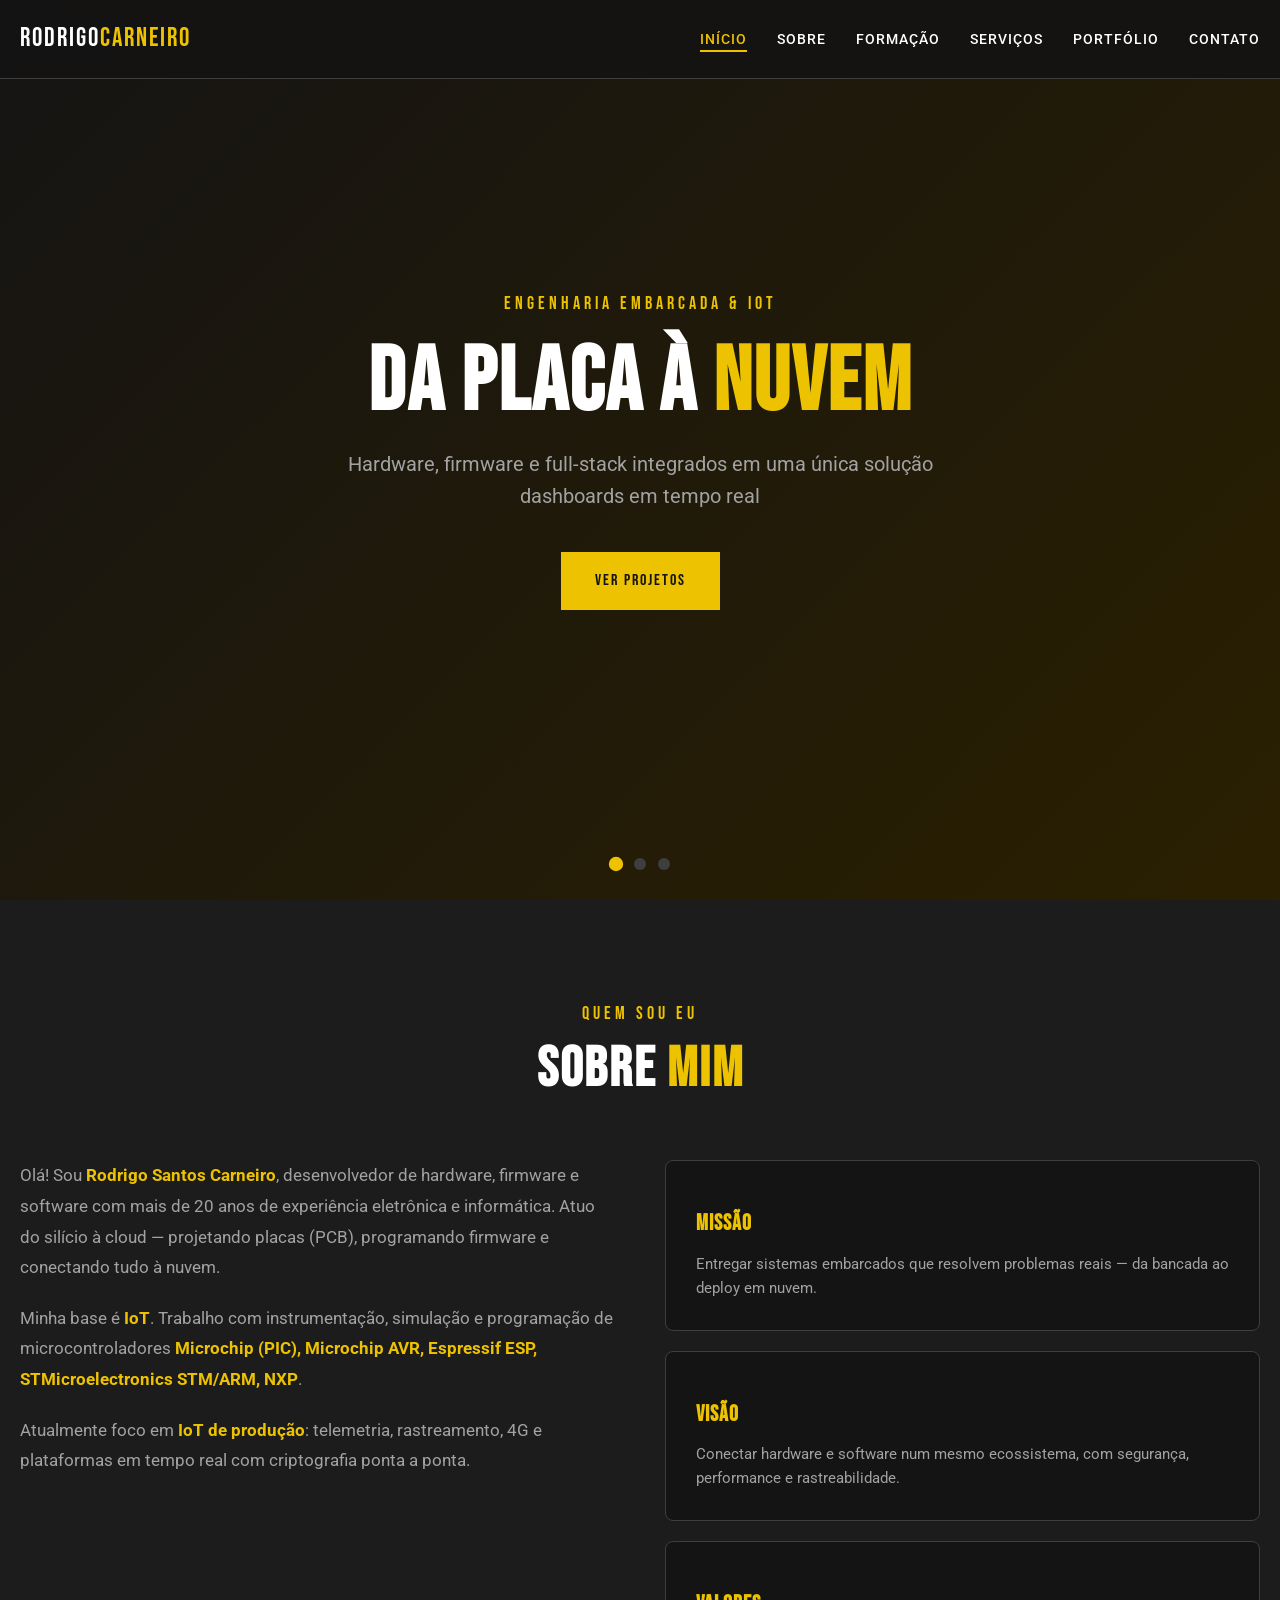
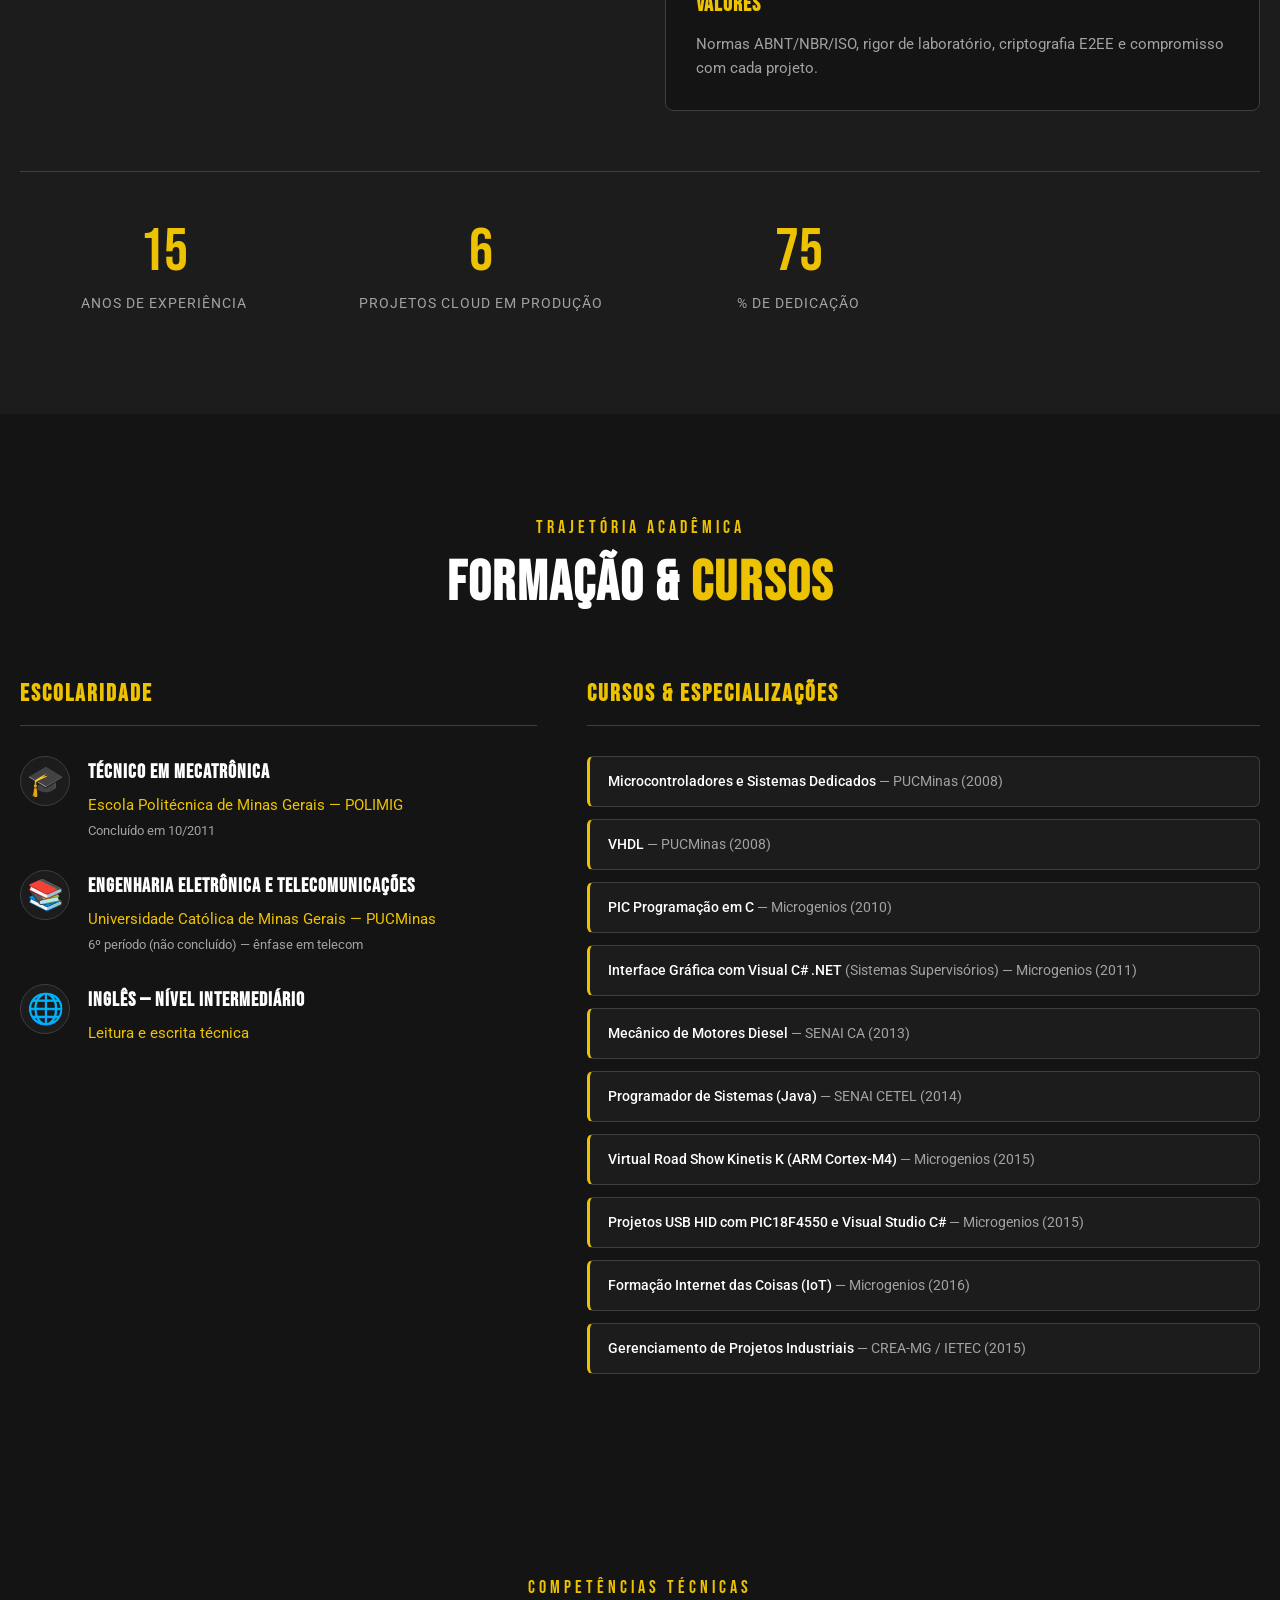
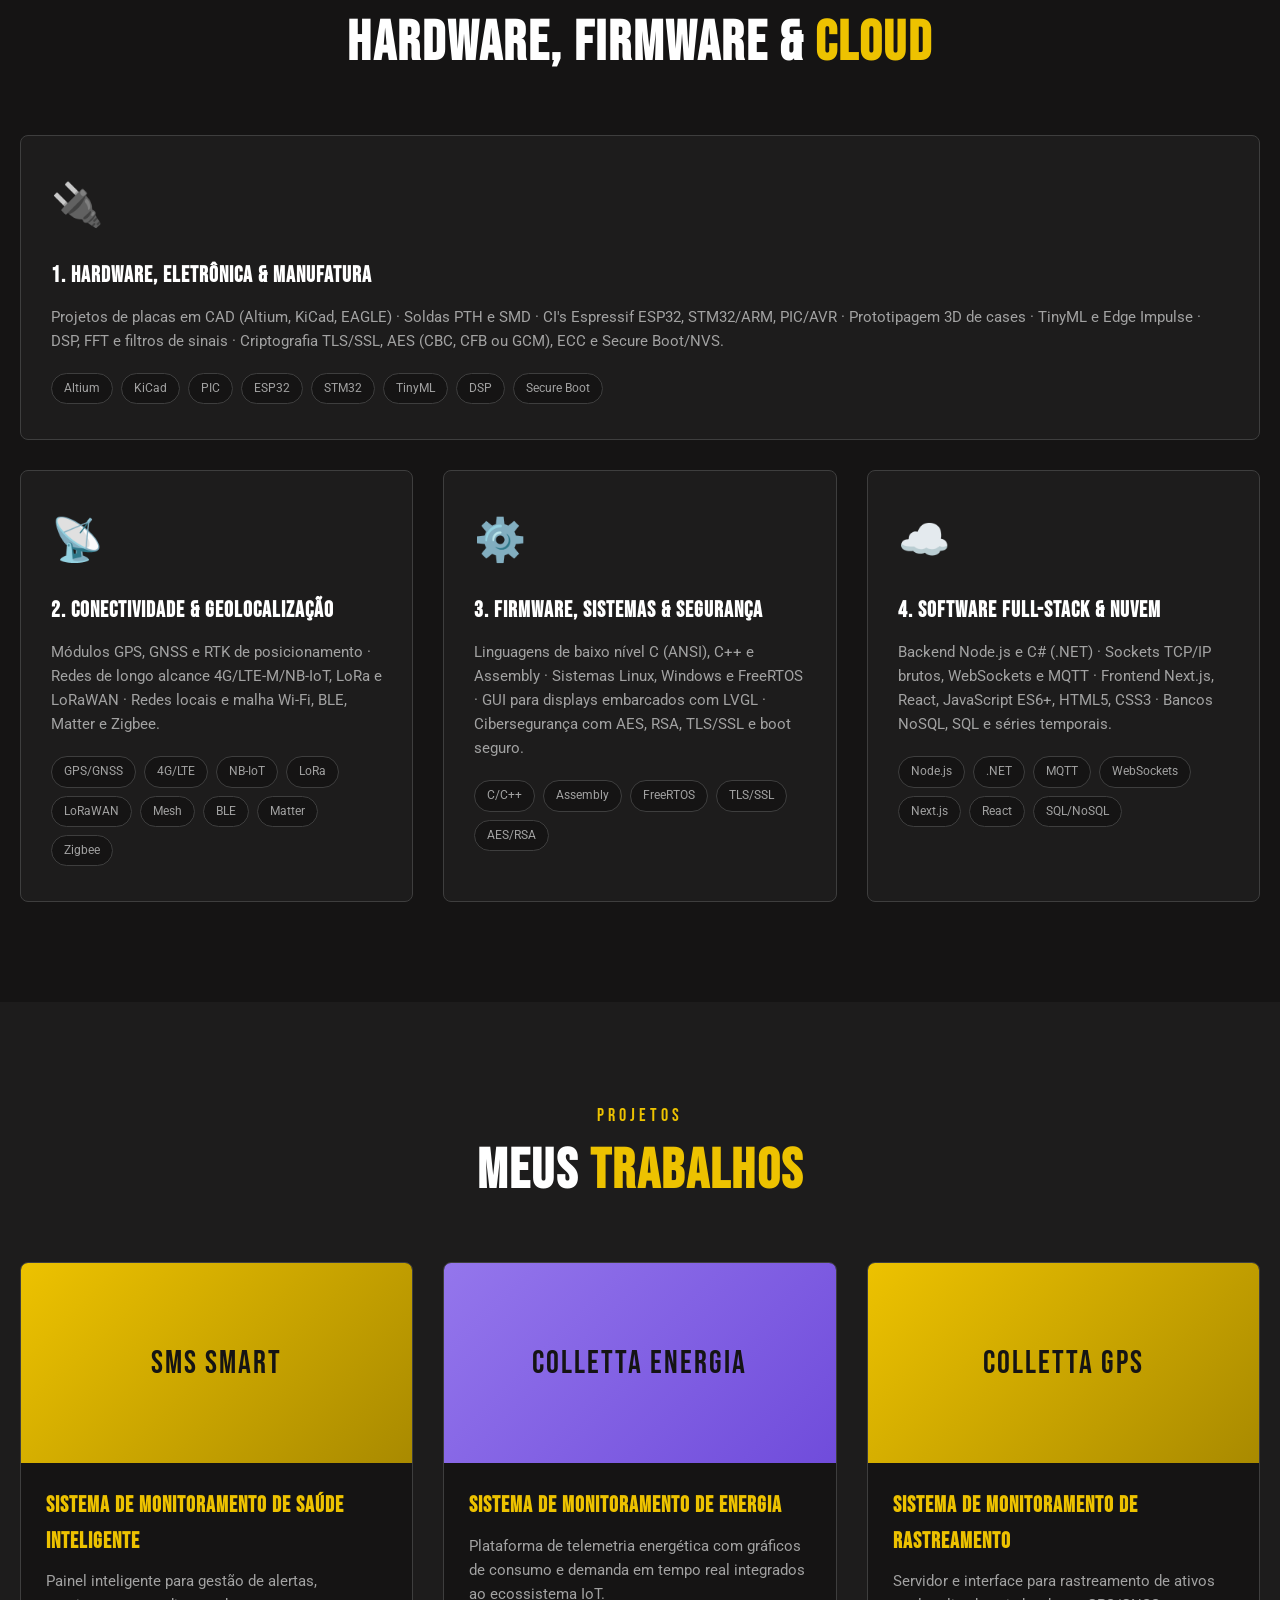
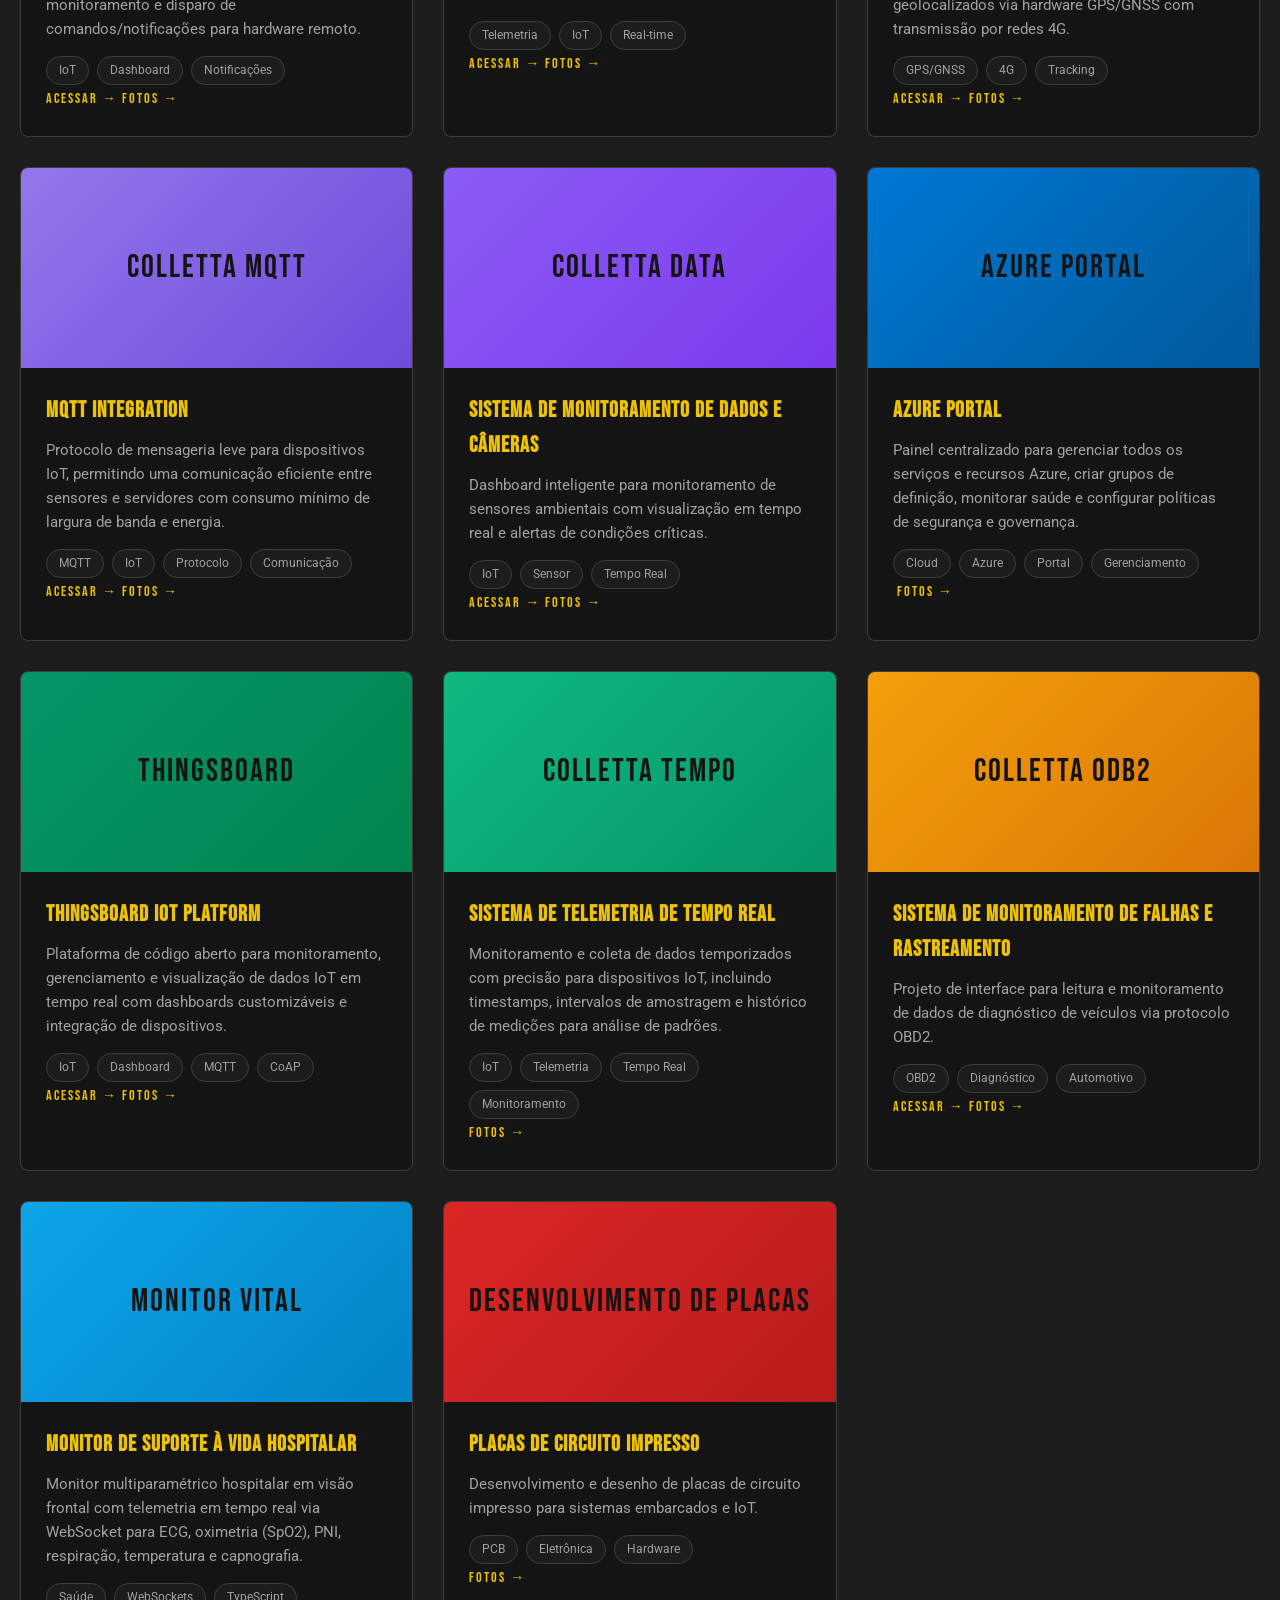
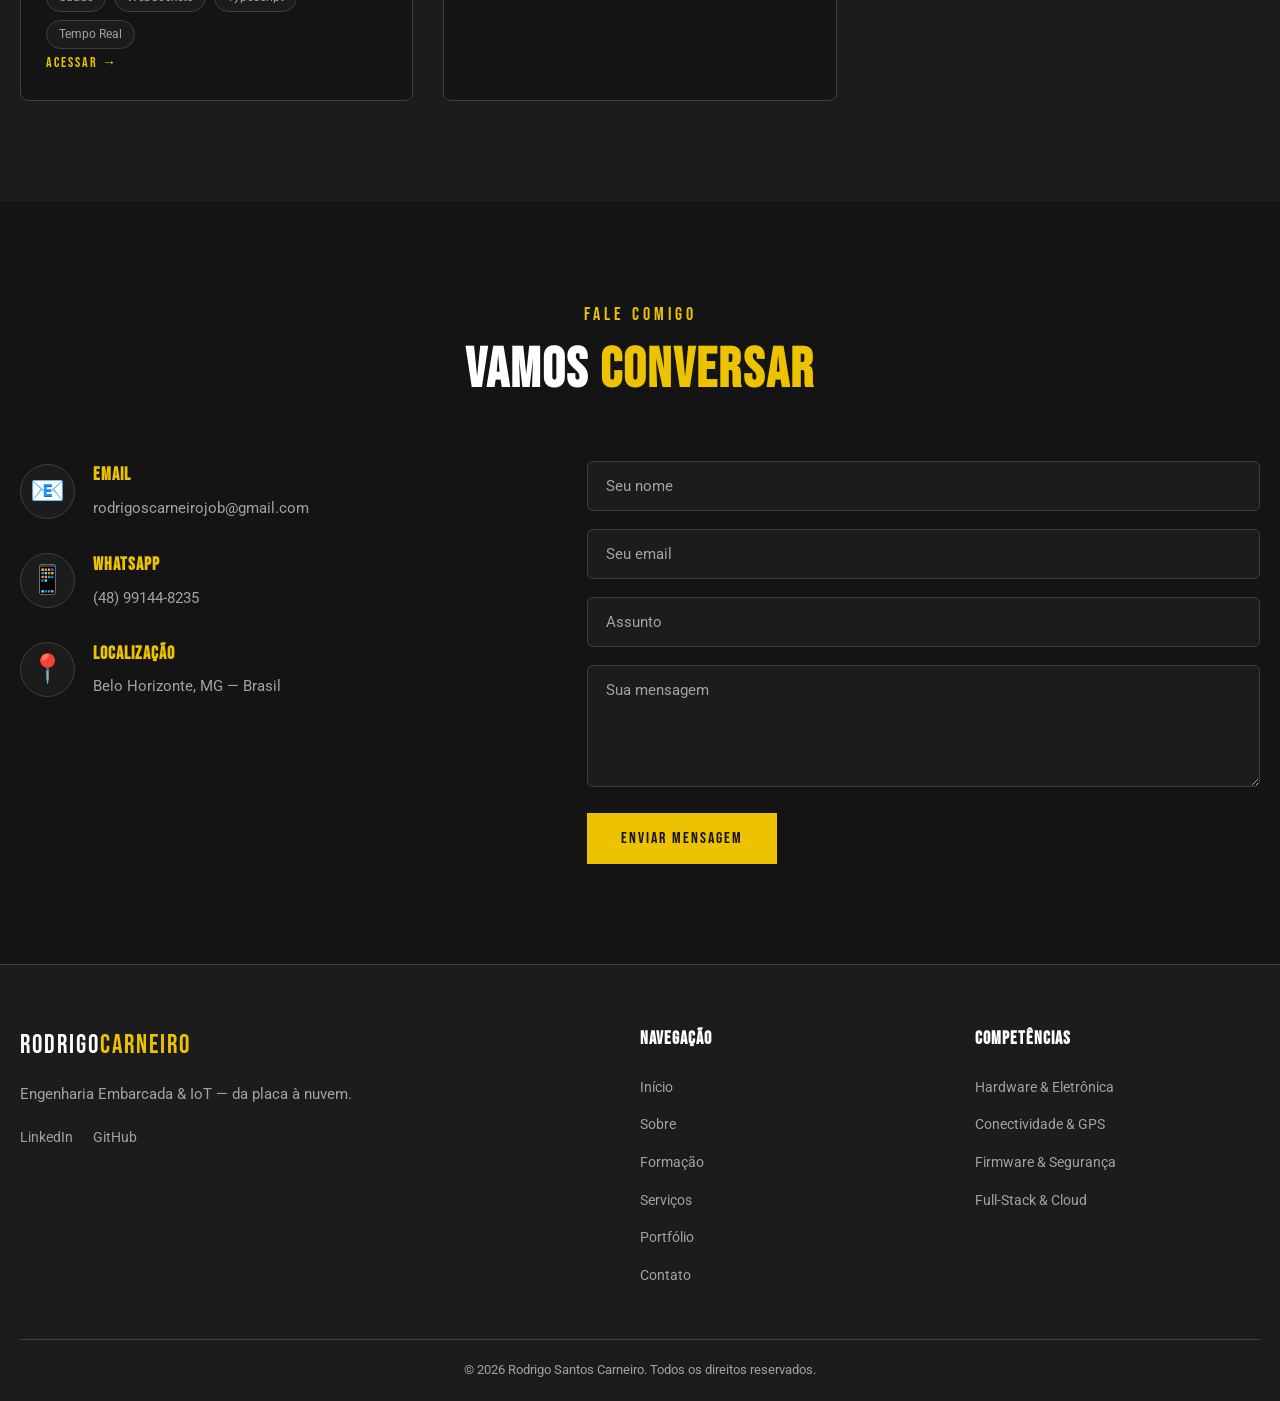
<file: index.html>
<!DOCTYPE html>
<html lang="pt-BR">
<head>
    <meta charset="UTF-8">
    <link rel="icon" href="fotos/minha_favicon.ico" />
    <meta name="viewport" content="width=device-width, initial-scale=1.0">
    <meta name="description" content="Rodrigo Santos Carneiro — Engenheiro Eletrônico e Full-Stack especialista em sistemas embarcados, IoT, firmware e cloud. 20+ anos de experiência.">
    <title>Rodrigo Carneiro — Engenharia Embarcada & IoT</title>
    <link rel="preconnect" href="https://fonts.googleapis.com">
    <link rel="preconnect" href="https://fonts.gstatic.com" crossorigin>
    <link href="https://fonts.googleapis.com/css2?family=Bebas+Neue&family=Roboto:wght@300;400;500;700;900&display=swap" rel="stylesheet">
    <link rel="stylesheet" href="style.css">
</head>
<body>
    <!-- Header / Menu -->
    <header class="header" id="header">
        <div class="container header-container">
            <a href="#" class="logo">
                <span class="logo-text">RODRIGO<span class="accent">CARNEIRO</span></span>
            </a>
            <nav class="nav" id="nav">
                <ul class="menu">
                    <li><a href="#inicio">Início</a></li>
                    <li><a href="#sobre">Sobre</a></li>
                    <li><a href="#formacao">Formação</a></li>
                    <li><a href="#servicos">Serviços</a></li>
                    <li><a href="#portfolio">Portfólio</a></li>
                    <li><a href="#contato">Contato</a></li>
                </ul>
            </nav>
            <button class="menu-toggle" id="menuToggle" aria-label="Menu">
                <span></span>
                <span></span>
                <span></span>
            </button>
        </div>
    </header>

    <!-- Hero / Banner -->
    <section class="hero" id="inicio">
        <div class="hero-slider">
            <div class="hero-slide active" style="--bg: linear-gradient(135deg, #151414 0%, #2a1f00 100%);">
                <div class="container hero-content">
                    <span class="hero-tag">ENGENHARIA EMBARCADA & IoT</span>
                    <h1 class="hero-title">Da Placa à <span class="accent">Nuvem</span></h1>
                    <p class="hero-subtitle">Hardware, firmware e full-stack integrados em uma única solução dashboards em tempo real</p>
                    <a href="#portfolio" class="btn btn-primary">VER PROJETOS</a>
                </div>
            </div>
            <div class="hero-slide" style="--bg: linear-gradient(135deg, #151414 0%, #1a1a2e 100%);">
                <div class="container hero-content">
                    <span class="hero-tag">EXPERIÊNCIA</span>
                    <h1 class="hero-title">20+ Anos de <span class="accent">Eletrônica</span></h1>
                    <p class="hero-subtitle">Laboratório, projetos CAD, soldas PTH/SMD, simulações — do protótipo ao produto</p>
                    <a href="#sobre" class="btn btn-primary">SAIBA MAIS</a>
                </div>
            </div>
            <div class="hero-slide" style="--bg: linear-gradient(135deg, #151414 0%, #2d1b00 100%);">
                <div class="container hero-content">
                    <span class="hero-tag">TELEMETRIA</span>
                    <h1 class="hero-title">Código que <span class="accent">Conecta</span></h1>
                    <p class="hero-subtitle">Telemetria, rastreamento, geolocalização, Edge AI e criptografia ponta a ponta</p>
                    <a href="#contato" class="btn btn-primary">ENTRE EM CONTATO</a>
                </div>
            </div>
        </div>
        <div class="slider-dots">
            <span class="dot active" data-slide="0"></span>
            <span class="dot" data-slide="1"></span>
            <span class="dot" data-slide="2"></span>
        </div>
    </section>

    <!-- Sobre -->
    <section class="section sobre" id="sobre">
        <div class="container">
            <div class="section-header">
                <span class="section-tag">QUEM SOU EU</span>
                <h2 class="section-title">Sobre <span class="accent">Mim</span></h2>
            </div>
            <div class="sobre-grid">
                <div class="sobre-text">
                    <p>Olá! Sou <strong>Rodrigo Santos Carneiro</strong>, desenvolvedor de hardware, firmware e software com mais de 20 anos de experiência eletrônica e informática. Atuo do silício à cloud — projetando placas (PCB), programando firmware e conectando tudo à nuvem.</p>
                    <p>Minha base é <strong>IoT</strong>. Trabalho com instrumentação, simulação e programação de microcontroladores <strong>Microchip (PIC), Microchip AVR, Espressif ESP, STMicroelectronics STM/ARM, NXP</strong>.</p>
                    <p>Atualmente foco em <strong>IoT de produção</strong>: telemetria, rastreamento, 4G e plataformas em tempo real com criptografia ponta a ponta.</p>
                </div>
                <div class="sobre-cards">
                    <div class="sobre-card">
                        <h3 class="card-icon"></h3>
                        <h4>Missão</h4>
                        <p>Entregar sistemas embarcados que resolvem problemas reais — da bancada ao deploy em nuvem.</p>
                    </div>
                    <div class="sobre-card">
                        <h3 class="card-icon"></h3>
                        <h4>Visão</h4>
                        <p>Conectar hardware e software num mesmo ecossistema, com segurança, performance e rastreabilidade.</p>
                    </div>
                    <div class="sobre-card">
                        <h3 class="card-icon"></h3>
                        <h4>Valores</h4>
                        <p>Normas ABNT/NBR/ISO, rigor de laboratório, criptografia E2EE e compromisso com cada projeto.</p>
                    </div>
                </div>
            </div>
            <div class="stats">
                <div class="stat-item">
                    <span class="stat-number" data-target="20">0</span>
                    <span class="stat-label">Anos de Experiência</span>
                </div>
                <div class="stat-item">
                    <span class="stat-number" data-target="9">0</span>
                    <span class="stat-label">Projetos Cloud em Produção</span>
                </div>
                
                <div class="stat-item">
                    <span class="stat-number" data-target="100">0</span>
                    <span class="stat-label">% de Dedicação</span>
                </div>
            </div>
        </div>
    </section>

    <!-- Formação -->
    <section class="section formacao" id="formacao">
        <div class="container">
            <div class="section-header">
                <span class="section-tag">TRAJETÓRIA ACADÊMICA</span>
                <h2 class="section-title">Formação & <span class="accent">Cursos</span></h2>
            </div>
            <div class="formacao-grid">
                <div class="formacao-col">
                    <h3 class="formacao-col-title">Escolaridade</h3>
                    <div class="formacao-item">
                        <div class="formacao-marker">🎓</div>
                        <div>
                            <h4>Técnico em Mecatrônica</h4>
                            <p class="formacao-inst">Escola Politécnica de Minas Gerais — POLIMIG</p>
                            <p class="formacao-period">Concluído em 10/2011</p>
                        </div>
                    </div>
                    <div class="formacao-item">
                        <div class="formacao-marker">📚</div>
                        <div>
                            <h4>Engenharia Eletrônica e Telecomunicações</h4>
                            <p class="formacao-inst">Universidade Católica de Minas Gerais — PUCMinas</p>
                            <p class="formacao-period">6º período (não concluído) — ênfase em telecom</p>
                        </div>
                    </div>
                    <div class="formacao-item">
                        <div class="formacao-marker">🌐</div>
                        <div>
                            <h4>Inglês — Nível Intermediário</h4>
                            <p class="formacao-inst">Leitura e escrita técnica</p>
                        </div>
                    </div>
                </div>
                <div class="formacao-col">
                    <h3 class="formacao-col-title">Cursos & Especializações</h3>
                    <ul class="formacao-list">
                        <li><strong>Microcontroladores e Sistemas Dedicados</strong> — PUCMinas (2008)</li>
                        <li><strong>VHDL</strong> — PUCMinas (2008)</li>
                        <li><strong>PIC Programação em C</strong> — Microgenios (2010)</li>
                        <li><strong>Interface Gráfica com Visual C# .NET</strong> (Sistemas Supervisórios) — Microgenios (2011)</li>
                        <li><strong>Mecânico de Motores Diesel</strong> — SENAI CA (2013)</li>
                        <li><strong>Programador de Sistemas (Java)</strong> — SENAI CETEL (2014)</li>
                        <li><strong>Virtual Road Show Kinetis K (ARM Cortex-M4)</strong> — Microgenios (2015)</li>
                        <li><strong>Projetos USB HID com PIC18F4550 e Visual Studio C#</strong> — Microgenios (2015)</li>
                        <li><strong>Formação Internet das Coisas (IoT)</strong> — Microgenios (2016)</li>
                        <li><strong>Gerenciamento de Projetos Industriais</strong> — CREA-MG / IETEC (2015)</li>
                    </ul>
                </div>
            </div>
        </div>
    </section>

    <!-- Serviços -->
    <section class="section servicos" id="servicos">
        <div class="container">
            <div class="section-header">
                <span class="section-tag">COMPETÊNCIAS TÉCNICAS</span>
                <h2 class="section-title">Hardware, Firmware & <span class="accent">Cloud</span></h2>
            </div>
            <div class="servicos-grid">
                <div class="servico-card servico-card-wide">
                    <div class="servico-icon">🔌</div>
                    <h3 class="servico-title">1. Hardware, Eletrônica & Manufatura</h3>
                    <p class="servico-desc">Projetos de placas em CAD (Altium, KiCad, EAGLE) · Soldas PTH e SMD · CI's Espressif ESP32, STM32/ARM, PIC/AVR · Prototipagem 3D de cases · TinyML e Edge Impulse · DSP, FFT e filtros de sinais · Criptografia TLS/SSL, AES (CBC, CFB ou GCM), ECC e Secure Boot/NVS.</p>
                    <div class="servico-tags">
                        <span>Altium</span><span>KiCad</span><span>PIC</span><span>ESP32</span><span>STM32</span><span>TinyML</span><span>DSP</span><span>Secure Boot</span>
                    </div>
                </div>
                <div class="servico-card">
                    <div class="servico-icon">📡</div>
                    <h3 class="servico-title">2. Conectividade & Geolocalização</h3>
                    <p class="servico-desc">Módulos GPS, GNSS e RTK de posicionamento · Redes de longo alcance 4G/LTE-M/NB-IoT, LoRa e LoRaWAN · Redes locais e malha Wi-Fi, BLE, Matter e Zigbee.</p>
                    <div class="servico-tags">
                        <span>GPS/GNSS</span><span>4G/LTE</span><span>NB-IoT</span><span>LoRa</span><span>LoRaWAN</span><span>Mesh</span><span>BLE</span><span>Matter</span><span>Zigbee</span>
                    </div>
                </div>
                <div class="servico-card">
                    <div class="servico-icon">⚙️</div>
                    <h3 class="servico-title">3. Firmware, Sistemas & Segurança</h3>
                    <p class="servico-desc">Linguagens de baixo nível C (ANSI), C++ e Assembly · Sistemas Linux, Windows e FreeRTOS · GUI para displays embarcados com LVGL · Cibersegurança com AES, RSA, TLS/SSL e boot seguro.</p>
                    <div class="servico-tags">
                        <span>C/C++</span><span>Assembly</span><span>FreeRTOS</span><span>TLS/SSL</span><span>AES/RSA</span>
                    </div>
                </div>
                <div class="servico-card">
                    <div class="servico-icon">☁️</div>
                    <h3 class="servico-title">4. Software Full-Stack & Nuvem</h3>
                    <p class="servico-desc">Backend Node.js e C# (.NET) · Sockets TCP/IP brutos, WebSockets e MQTT · Frontend Next.js, React, JavaScript ES6+, HTML5, CSS3 · Bancos NoSQL, SQL e séries temporais.</p>
                    <div class="servico-tags">
                        <span>Node.js</span><span>.NET</span><span>MQTT</span><span>WebSockets</span><span>Next.js</span><span>React</span><span>SQL/NoSQL</span>
                    </div>
                </div>
            </div>
        </div>
    </section>

    <!-- Portfólio -->
    <section class="section portfolio" id="portfolio">
        <div class="container">
            <div class="section-header">
                <span class="section-tag">PROJETOS</span>
                <h2 class="section-title">Meus <span class="accent">Trabalhos</span></h2>
            </div>
            <div class="portfolio-grid">
                <div class="portfolio-card">
                    <div class="portfolio-img" style="background: linear-gradient(135deg, #edc200 0%, #a98a00 100%);">
                        <span>SMS Smart</span>
                    </div>
                    <div class="portfolio-info">
                        <h3>Sistema de Monitoramento de Saúde Inteligente</h3>
                        <p>Painel inteligente para gestão de alertas, monitoramento e disparo de comandos/notificações para hardware remoto.</p>
                        <div class="portfolio-tags">
                            <span>IoT</span><span>Dashboard</span><span>Notificações</span>
                        </div>
                        <a href="https://smssmart.netlify.app" target="_blank" rel="noopener" class="servico-link">Acessar →</a>
                        <a href="fotos/smssmart/index.html" target="_blank" rel="noopener" class="servico-link">Fotos →</a>
                    </div>
                </div>
                <div class="portfolio-card">
                    <div class="portfolio-img" style="background: linear-gradient(135deg, #9476EC 0%, #704CDB 100%);">
                        <span>Colletta Energia</span>
                    </div>
                    <div class="portfolio-info">
                        <h3>Sistema de Monitoramento de Energia</h3>
                        <p>Plataforma de telemetria energética com gráficos de consumo e demanda em tempo real integrados ao ecossistema IoT.</p>
                        <div class="portfolio-tags">
                            
                            <span>Telemetria</span><span>IoT</span><span>Real-time</span>
                            
                        </div>
                        <a href="https://collettaenergia.netlify.app" target="_blank" rel="noopener" class="servico-link">Acessar →</a>
                        <a href="fotos/CollettaSellettivaiiot billaiiot energia/index.html" target="_blank" rel="noopener" class="servico-link">Fotos →</a>
                    </div>
                </div>
                <div class="portfolio-card">
                    <div class="portfolio-img" style="background: linear-gradient(135deg, #edc200 0%, #a98a00 100%);">
                        <span>Colletta GPS</span>
                    </div>
                    <div class="portfolio-info">
                        <h3>Sistema de Monitoramento de Rastreamento</h3>
                        <p>Servidor e interface para rastreamento de ativos geolocalizados via hardware GPS/GNSS com transmissão por redes 4G.</p>
                        <div class="portfolio-tags">
                            <span>GPS/GNSS</span><span>4G</span><span>Tracking</span>
                        </div>
                        <a href="https://collettagps.onrender.com" target="_blank" rel="noopener" class="servico-link">Acessar →</a>
                        <a href="fotos/CollettaSelletiva iio&T GPS/index.html" target="_blank" rel="noopener" class="servico-link">Fotos →</a>
                    </div>
                </div>
                <div class="portfolio-card">
                    <div class="portfolio-img" style="background: linear-gradient(135deg, #9476EC 0%, #704CDB 100%);">
                        <span>Colletta MQTT</span>
                    </div>
                    <div class="portfolio-info">
                        <h3>MQTT Integration</h3>
                        <p>Protocolo de mensageria leve para dispositivos IoT, permitindo uma comunicação eficiente entre sensores e servidores com consumo mínimo de largura de banda e energia.</p>
                        <div class="portfolio-tags">
                            <span>MQTT</span><span>IoT</span><span>Protocolo</span><span>Comunicação</span>
                        </div>
                        <a href="https://collettamqtt.onrender.com" target="_blank" rel="noopener" class="servico-link">Acessar →</a>
                        <a href="fotos/mqtt/index.html" target="_blank" rel="noopener" class="servico-link">Fotos →</a>
                        
                    </div>
                </div>
                <div class="portfolio-card">
                    <div class="portfolio-img" style="background: linear-gradient(135deg, #8b5cf6 0%, #7c3aed 100%);">
                        <span>Colletta DATA</span>
                    </div>
                    <div class="portfolio-info">
                        <h3>Sistema de Monitoramento de dados e câmeras</h3>
                        <p>Dashboard inteligente para monitoramento de sensores ambientais com visualização em tempo real e alertas de condições críticas.</p>
                        <div class="portfolio-tags">
                            <span>IoT</span><span>Sensor</span><span>Tempo Real</span>
                        </div>
                        <a href="https://nomadgeek-sensor-dashboard.onrender.com/client" target="_blank" rel="noopener" class="servico-link">Acessar →</a>
                        <a href="fotos/colletta data/index.html" target="_blank" rel="noopener" class="servico-link">Fotos →</a>
                    </div>
                </div>
                <div class="portfolio-card">
                    <div class="portfolio-img" style="background: linear-gradient(135deg, #0078d4 0%, #005a9c 100%);">
                        <span>Azure Portal</span>
                    </div>
                    <div class="portfolio-info">
                        <h3>Azure Portal</h3>
                        <p>Painel centralizado para gerenciar todos os serviços e recursos Azure, criar grupos de definição, monitorar saúde e configurar políticas de segurança e governança.</p>
                        <div class="portfolio-tags">
                            <span>Cloud</span><span>Azure</span><span>Portal</span><span>Gerenciamento</span>
                        </div>
                        <a href="https://portal.azure.com" target="_blank" rel="noopener" class="servico-link"></a>
                        <a href="fotos/portal azure/index.html" target="_blank" rel="noopener" class="servico-link">Fotos →</a>
                    </div>
                </div>
                <div class="portfolio-card">
                    <div class="portfolio-img" style="background: linear-gradient(135deg, #059669 0%, #02844e 100%);">
                        <span>ThingsBoard</span>
                    </div>
                    <div class="portfolio-info">
                        <h3>ThingsBoard IoT Platform</h3>
                        <p>Plataforma de código aberto para monitoramento, gerenciamento e visualização de dados IoT em tempo real com dashboards customizáveis e integração de dispositivos.</p>
                        <div class="portfolio-tags">
                            <span>IoT</span><span>Dashboard</span><span>MQTT</span><span>CoAP</span>
                        </div>
                        <a href="https://thingsboard.io" target="_blank" rel="noopener" class="servico-link">Acessar →</a>
                        <a href="fotos/thingsboard/index.html" target="_blank" rel="noopener" class="servico-link">Fotos →</a>
                    </div>
                </div>
                <div class="portfolio-card">
                    <div class="portfolio-img" style="background: linear-gradient(135deg, #10b981 0%, #059669 100%);">
                        <span>Colletta Tempo</span>
                    </div>
                    <div class="portfolio-info">
                        <h3>Sistema de Telemetria de Tempo Real</h3>
                        <p>Monitoramento e coleta de dados temporizados com precisão para dispositivos IoT, incluindo timestamps, intervalos de amostragem e histórico de medições para análise de padrões.</p>
                    <div class="portfolio-tags">
                            <span>IoT</span><span>Telemetria</span><span>Tempo Real</span><span>Monitoramento</span>
                        </div>
                        
                        <a href="fotos/colletta-iiot-dashboard/index.html" target="_blank" rel="noopener" class="servico-link">Fotos →</a>
                    </div>
                </div>
                <div class="portfolio-card">
                    <div class="portfolio-img" style="background: linear-gradient(135deg, #f59e0b 0%, #d97706 100%);">
                        <span>Colletta ODB2</span>
                    </div>
                    <div class="portfolio-info">
                        <h3>Sistema de Monitoramento de Falhas e Rastreamento</h3>
                        <p>Projeto de interface para leitura e monitoramento de dados de diagnóstico de veículos via protocolo OBD2.</p>
                        <div class="portfolio-tags">
                            <span>OBD2</span><span>Diagnóstico</span><span>Automotivo</span>
                        </div>
                        <a href="https://collettaodb2.netlify.app" target="_blank" rel="noopener" class="servico-link">Acessar →</a>
                        <a href="fotos/projeto-odb2/index.html" target="_blank" rel="noopener" class="servico-link">Fotos →</a>
                    </div>
                </div>
                <div class="portfolio-card">
                    <div class="portfolio-img" style="background: linear-gradient(135deg, #0ea5e9 0%, #0284c7 100%);">
                        <span>Monitor Vital</span>
                    </div>
                    <div class="portfolio-info">
                        <h3>Monitor de Suporte à Vida Hospitalar</h3>
                        <p>Monitor multiparamétrico hospitalar em visão frontal com telemetria em tempo real via WebSocket para ECG, oximetria (SpO2), PNI, respiração, temperatura e capnografia.</p>
                        <div class="portfolio-tags">
                            <span>Saúde</span><span>WebSockets</span><span>TypeScript</span><span>Tempo Real</span>
                        </div>
                        <a href="https://monitor-vital.onrender.com" target="_blank" rel="noopener" class="servico-link">Acessar →</a>
                    </div>
                </div>
                <div class="portfolio-card">
                    <div class="portfolio-img" style="background: linear-gradient(135deg, #dc2626 0%, #b91c1c 100%);">
                        <span>Desenvolvimento de Placas</span>
                    </div>
                    <div class="portfolio-info">
                        <h3>Placas de Circuito Impresso</h3>
                        <p>Desenvolvimento e desenho de placas de circuito impresso para sistemas embarcados e IoT.</p>
                        <div class="portfolio-tags">
                            <span>PCB</span><span>Eletrônica</span><span>Hardware</span>
                        </div>
                        
                        <a href="fotos/placas/index.html" target="_blank" rel="noopener" class="servico-link">Fotos →</a>
                    </div>
                </div>
            </div>
    </section>

    <!-- Contato -->
    <section class="section contato" id="contato">
        <div class="container">
            <div class="section-header">
                <span class="section-tag">FALE COMIGO</span>
                <h2 class="section-title">Vamos <span class="accent">Conversar</span></h2>
            </div>
            <div class="contato-grid">
                <div class="contato-info">
                    <div class="contato-item">
                        <span class="contato-icon">📧</span>
                        <div>
                            <h4>Email</h4>
                            <a href="mailto:rodrigoscarneirojob@gmail.com">rodrigoscarneirojob@gmail.com</a>
                        </div>
                    </div>
                    <div class="contato-item">
                        <span class="contato-icon">📱</span>
                        <div>
                            <h4>WhatsApp</h4>
                            <a href="https://wa.me/5504891448235" target="_blank" rel="noopener">(48) 99144-8235</a>
                        </div>
                    </div>
                    <div class="contato-item">
                        <span class="contato-icon">📍</span>
                        <div>
                            <h4>Localização</h4>
                            <p>Belo Horizonte, MG — Brasil</p>
                        </div>
                    </div>
                </div>
                <form class="contato-form" id="contatoForm" action="https://api.web3forms.com/submit" method="POST">
                    <input type="hidden" name="access_key" value="e94ccc3c-9c83-4bd6-af2a-aabfe30c2ae8">
                    <input type="checkbox" name="botcheck" style="display: none;">
                    <div class="form-group">
                        <input type="text" name="name" placeholder="Seu nome" required>
                    </div>
                    <div class="form-group">
                        <input type="email" name="email" placeholder="Seu email" required>
                    </div>
                    <div class="form-group">
                        <input type="text" name="subject" placeholder="Assunto">
                    </div>
                    <div class="form-group">
                        <textarea name="message" placeholder="Sua mensagem" rows="5" required></textarea>
                    </div>
                    <button type="submit" class="btn btn-primary">ENVIAR MENSAGEM</button>
                    <p class="form-status" id="formStatus" aria-live="polite" hidden></p>
                </form>
            </div>
        </div>
    </section>

    <!-- Footer -->
    <footer class="footer">
        <div class="container">
            <div class="footer-top">
                <div class="footer-brand">
                    <a href="#" class="logo">
                        <span class="logo-text">RODRIGO<span class="accent">CARNEIRO</span></span>
                    </a>
                    <p>Engenharia Embarcada & IoT — da placa à nuvem.</p>
                    <div class="social-links">
                        <a href="https://www.linkedin.com/in/rodrigo-carneiro-b8105b269/" aria-label="LinkedIn">LinkedIn</a>
                        <a href="https://github.com/bilarodrigo" aria-label="GitHub">GitHub</a>
                        
                    </div>
                </div>
                <div class="footer-links">
                    <h4>Navegação</h4>
                    <ul>
                        <li><a href="#inicio">Início</a></li>
                        <li><a href="#sobre">Sobre</a></li>
                        <li><a href="#formacao">Formação</a></li>
                        <li><a href="#servicos">Serviços</a></li>
                        <li><a href="#portfolio">Portfólio</a></li>
                        <li><a href="#contato">Contato</a></li>
                    </ul>
                </div>
                <div class="footer-links">
                    <h4>Competências</h4>
                    <ul>
                        <li><a href="#servicos">Hardware & Eletrônica</a></li>
                        <li><a href="#servicos">Conectividade & GPS</a></li>
                        <li><a href="#servicos">Firmware & Segurança</a></li>
                        <li><a href="#servicos">Full-Stack & Cloud</a></li>
                    </ul>
                </div>
            </div>
            <div class="footer-bottom">
                <p>&copy; <span id="year"></span> Rodrigo Santos Carneiro. Todos os direitos reservados.</p>
            </div>
        </div>
    </footer>

    <script src="script.js"></script>
</body>
</html>
</file>
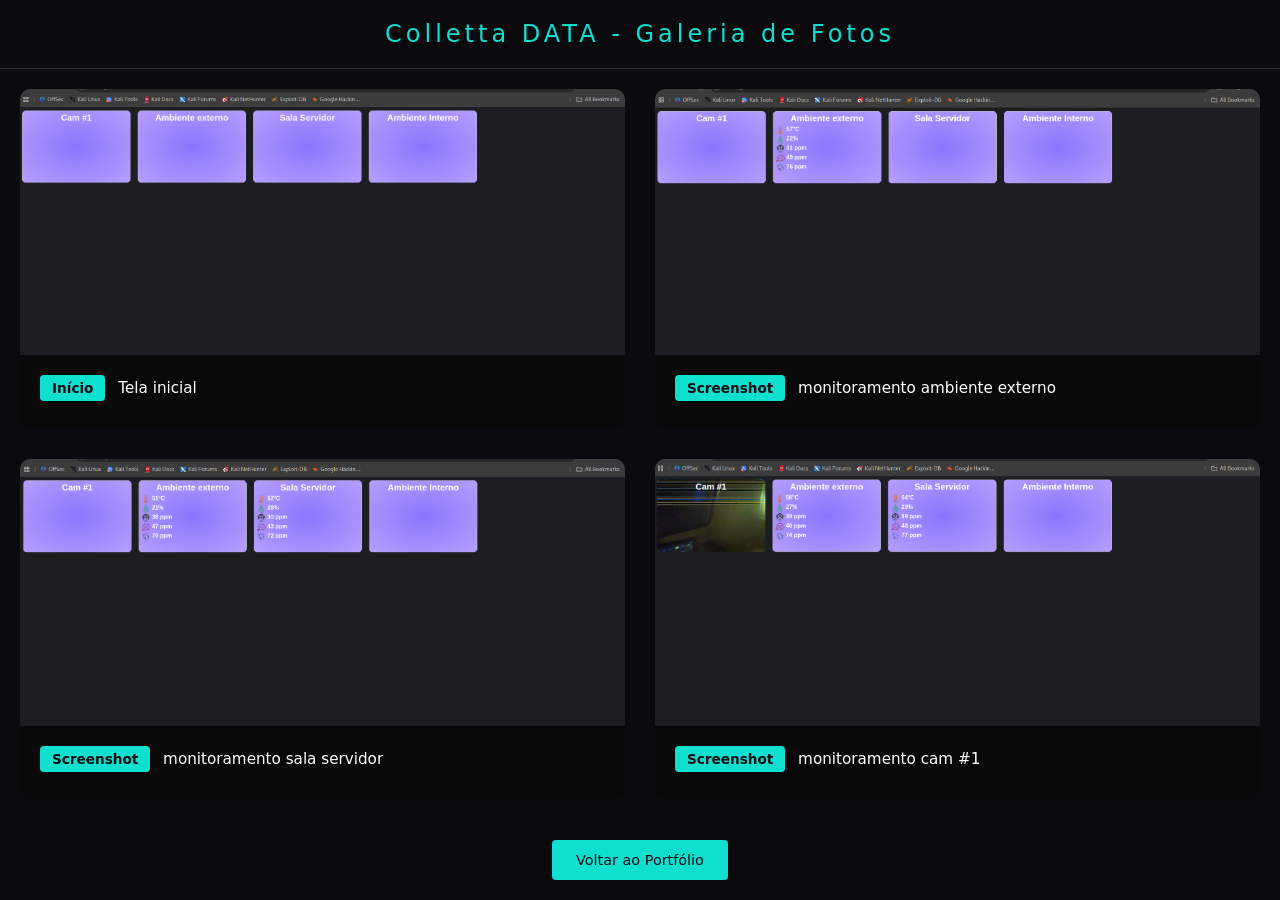
<file: fotos/colletta data/index.html>
<!DOCTYPE html>
<html lang="pt-BR">
<head>
    <meta charset="UTF-8">
    <meta name="viewport" content="width=device-width, initial-scale=1.0">
    <title>Colletta DATA - Galeria de Fotos</title>
    <style>
        * { margin: 0; padding: 0; box-sizing: border-box; }
        html { height: 100%; }
        body { 
            min-height: 100%; 
            background: #0a0a0f; 
            color: #e0e0e0; 
            font-family: system-ui, -apple-system, sans-serif;
            display: flex; 
            flex-direction: column; 
            align-items: center; 
            justify-content: flex-start;
            padding: 0;
            margin: 0;
            overflow-x: hidden;
        }
        h1 { 
            width: 100%; 
            text-align: center; 
            padding: 20px 10px; 
            font-size: 1.5rem; 
            font-weight: 300; 
            letter-spacing: 4px;
            color: #0fdfcf;
            border-bottom: 1px solid #333;
            margin-bottom: 20px;
        }
        .gallery { 
            width: 100%; 
            max-width: 1600px; 
            padding: 0 20px;
            overflow-y: auto;
            max-height: 100vh;
        }
        .grid-container { 
            display: grid; 
            grid-template-columns: repeat(2, 1fr); 
            gap: 30px; 
            width: 100%; 
        }
        .grid-item { 
            background: #1a1a24; 
            border-radius: 10px; 
            overflow: hidden;
            aspect-ratio: 16/9;
            position: relative;
        }
        .grid-item img { 
            width: 100%; 
            height: 100%; 
            object-fit: cover; 
            display: block;
            transition: transform 0.3s ease;
        }
        .grid-item:hover img { transform: scale(1.08); }
        .grid-item figcaption { 
            position: absolute; 
            bottom: 0; 
            left: 0; 
            width: 100%; 
            padding: 20px; 
            background: rgba(0,0,0,0.7); 
            color: #fff; 
            font-size: 0.95rem;
            font-weight: 300;
        }
        .tag { 
            display: inline-block; 
            background: #0fdfcf; 
            color: #0a0a10; 
            padding: 5px 12px; 
            border-radius: 4px; 
            font-size: 0.85rem; 
            font-weight: bold; 
            margin-right: 8px; 
            margin-bottom: 8px;
        }
        .back-link { 
            margin: 40px 0 0; 
            padding: 12px 24px; 
            background: #0fdfcf; 
            color: #0a0a10; 
            text-decoration: none; 
            border-radius: 4px; 
            font-size: 0.9rem;
            transition: background 0.3s;
        }
        .back-link:hover { background: #0ccbba; }
        @media (max-width: 480px) {
            h1 { font-size: 1.2rem; padding: 10px; }
            .grid-container { grid-template-columns: 1fr; gap: 10px; }
            .grid-item { aspect-ratio: 4/3; }
            .grid-item figcaption { font-size: 0.7rem; padding: 10px; }
        }
    </style>
</head>
<body>
    <h1>Colletta DATA - Galeria de Fotos</h1>
    
    <div class="gallery">
        <div class="grid-container">
            <!-- Card 1: Início -->
            <div class="grid-item">
                <img src="1.png" alt="Colletta DATA Início">
                <figcaption>
                    <span class="tag">Início</span>
                    Tela inicial
                </figcaption>
            </div>
            
            <!-- Card 2: Screenshot 1 -->
            <div class="grid-item">
                <img src="2.png" alt="Colletta DATA Screenshot 1">
                <figcaption>
                    <span class="tag">Screenshot</span>
                    monitoramento ambiente externo
                </figcaption>
            </div>
            
            <!-- Card 3: Screenshot 2 -->
            <div class="grid-item">
                <img src="3.png" alt="Colletta DATA Screenshot 2">
                <figcaption>
                    <span class="tag">Screenshot</span>
                    monitoramento sala servidor
                </figcaption>
            </div>
            
            <!-- Card 4: Screenshot 3 -->
            <div class="grid-item">
                <img src="4.png" alt="Colletta DATA Screenshot 3">
                <figcaption>
                    <span class="tag">Screenshot</span>
                    monitoramento cam #1
                </figcaption>
            </div>
            
            
        </div>
    </div>
    
    <a href="../../index.html" class="back-link">Voltar ao Portfólio</a>
</body>
</html>
</file>
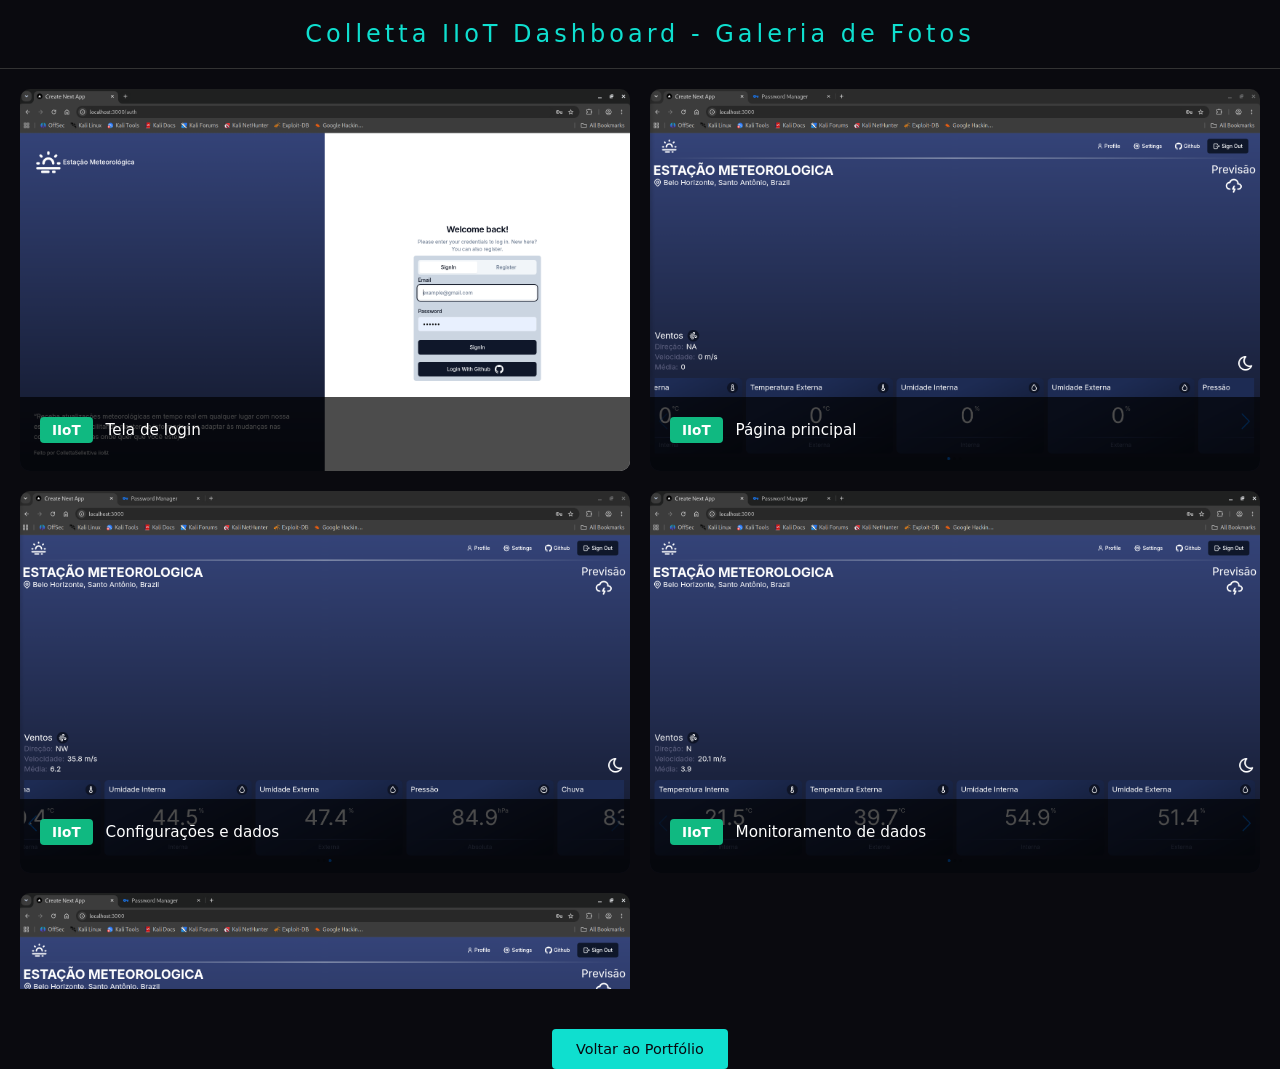
<file: fotos/colletta-iiot-dashboard/index.html>
<!DOCTYPE html>
<html lang="pt-BR">
<head>
    <meta charset="UTF-8">
    <meta name="viewport" content="width=device-width, initial-scale=1.0">
    <title>Colletta IIoT Dashboard - Galeria de Fotos</title>
    <style>
        * { margin: 0; padding: 0; box-sizing: border-box; }
        html { height: 100%; }
        body { 
            min-height: 100%; 
            background: #0a0a0f; 
            color: #e0e0e0; 
            font-family: system-ui, -apple-system, sans-serif;
            display: flex; 
            flex-direction: column; 
            align-items: center; 
            justify-content: flex-start;
            padding: 0;
            margin: 0;
            overflow-x: hidden;
        }
        h1 { 
            width: 100%; 
            text-align: center; 
            padding: 20px 10px; 
            font-size: 1.5rem; 
            font-weight: 300; 
            letter-spacing: 4px;
            color: #0fdfcf;
            border-bottom: 1px solid #333;
            margin-bottom: 20px;
        }
        .gallery { 
            width: 100%; 
            max-width: 1600px; 
            padding: 0 20px;
            overflow-y: auto;
            max-height: 100vh;
        }
        .grid-container { 
            display: grid; 
            grid-template-columns: repeat(2, 1fr); 
            gap: 20px; 
            width: 100%; 
        }
        .grid-item { 
            background: #1a1a24; 
            border-radius: 10px; 
            overflow: hidden;
            position: relative;
        }
        .grid-item img { 
            width: 100%; 
            height: 100%; 
            object-fit: cover; 
            display: block;
            transition: transform 0.3s ease;
        }
        .grid-item:hover img { transform: scale(1.08); }
        .grid-item figcaption { 
            position: absolute; 
            bottom: 0; 
            left: 0; 
            width: 100%; 
            padding: 20px; 
            background: rgba(0,0,0,0.7); 
            color: #fff; 
            font-size: 0.95rem;
            font-weight: 300;
        }
        .tag { 
            display: inline-block; 
            background: #10b981; 
            color: #fff; 
            padding: 5px 12px; 
            border-radius: 4px; 
            font-size: 0.85rem; 
            font-weight: bold; 
            margin-right: 8px; 
            margin-bottom: 8px;
        }
        .back-link { 
            margin: 40px 0 0; 
            padding: 12px 24px; 
            background: #0fdfcf; 
            color: #0a0a10; 
            text-decoration: none; 
            border-radius: 4px; 
            font-size: 0.9rem;
            transition: background 0.3s;
        }
        .back-link:hover { background: #0ccbba; }
        @media (max-width: 768px) {
            h1 { font-size: 1.2rem; padding: 10px; }
            .grid-container { grid-template-columns: 1fr; gap: 10px; }
            .grid-item { aspect-ratio: 3/2; }
            .grid-item figcaption { font-size: 0.7rem; padding: 10px; }
        }
        @media (max-width: 480px) {
            .grid-container { grid-template-columns: 1fr; gap: 5px; }
            .grid-item { aspect-ratio: 4/3; }
            .grid-item figcaption { font-size: 0.6rem; padding: 5px; }
        }
    </style>
</head>
<body>
    <h1>Colletta IIoT Dashboard - Galeria de Fotos</h1>
    
    <div class="gallery">
        <div class="grid-container">
            <!-- login -->
            <div class="grid-item">
                <img src="login.png" alt="Colletta IIoT Dashboard Login">
                <figcaption>
                    <span class="tag">IIoT</span>
                    Tela de login
                </figcaption>
            </div>
            
            <!-- pagina 1 -->
            <div class="grid-item">
                <img src="pagina 1.png" alt="Colletta IIoT Dashboard Page 1">
                <figcaption>
                    <span class="tag">IIoT</span>
                    Página principal
                </figcaption>
            </div>
            
            <!-- pagina 2 -->
            <div class="grid-item">
                <img src="pagina 2.png" alt="Colletta IIoT Dashboard Page 2">
                <figcaption>
                    <span class="tag">IIoT</span>
                    Configurações e dados
                </figcaption>
            </div>
            
            <!-- pagina 3 -->
            <div class="grid-item">
                <img src="pagina 3.png" alt="Colletta IIoT Dashboard Page 3">
                <figcaption>
                    <span class="tag">IIoT</span>
                    Monitoramento de dados
                </figcaption>
            </div>
            
            <!-- pagina 4 -->
            <div class="grid-item">
                <img src="pagina 4.png" alt="Colletta IIoT Dashboard Page 4">
                <figcaption>
                    <span class="tag">IIoT</span>
                    Relatórios e analytics
                </figcaption>
            </div>
        </div>
    </div>
    
    <a href="../../index.html" class="back-link">Voltar ao Portfólio</a>
</body>
</html>
</file>
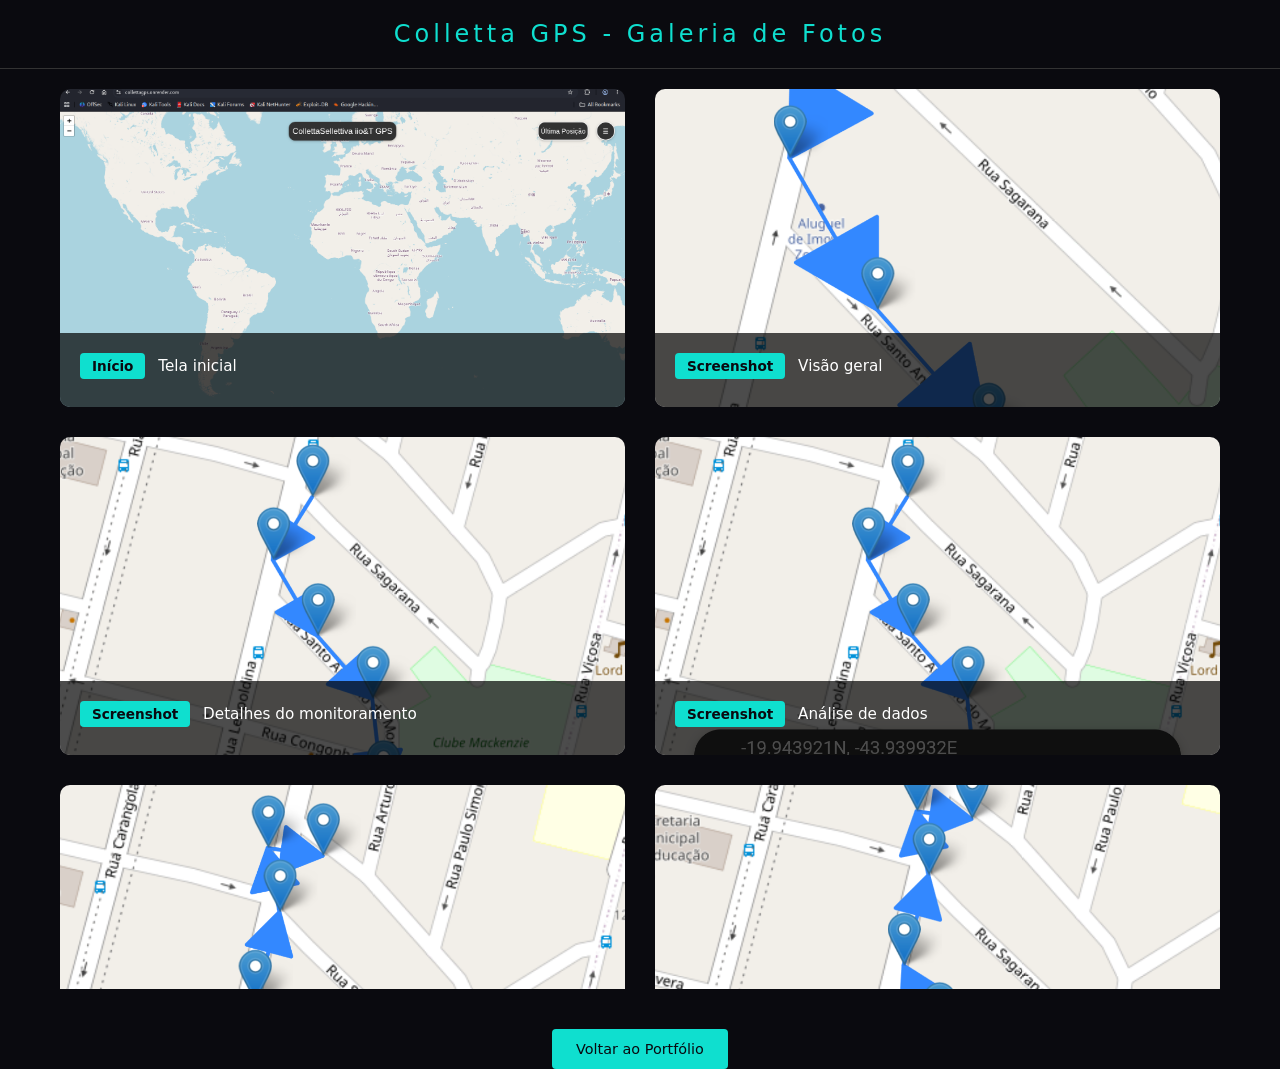
<file: fotos/CollettaSelletiva iio&T GPS/index.html>
<!DOCTYPE html>
<html lang="pt-BR">
<head>
    <meta charset="UTF-8">
    <meta name="viewport" content="width=device-width, initial-scale=1.0">
    <title>Colletta GPS - Galeria de Fotos</title>
    <style>
        * { margin: 0; padding: 0; box-sizing: border-box; }
        html { height: 100%; }
        body { 
            min-height: 100%; 
            background: #0a0a0f; 
            color: #e0e0e0; 
            font-family: system-ui, -apple-system, sans-serif;
            display: flex; 
            flex-direction: column; 
            align-items: center; 
            justify-content: flex-start;
            padding: 0;
            margin: 0;
            overflow-x: hidden;
        }
        h1 { 
            width: 100%; 
            text-align: center; 
            padding: 20px 10px; 
            font-size: 1.5rem; 
            font-weight: 300; 
            letter-spacing: 4px;
            color: #0fdfcf;
            border-bottom: 1px solid #333;
            margin-bottom: 20px;
        }
        .gallery { 
            width: 100%; 
            max-width: 1200px; 
            padding: 0 20px;
            overflow-y: auto;
            max-height: 100vh;
        }
        .grid-container { 
            display: grid; 
            grid-template-columns: repeat(2, 1fr); 
            gap: 30px; 
            width: 100%; 
        }
        .grid-item { 
            background: #1a1a24; 
            border-radius: 10px; 
            overflow: hidden;
            aspect-ratio: 16/9;
            position: relative;
        }
        .grid-item img { 
            width: 100%; 
            height: 100%; 
            object-fit: cover; 
            display: block;
            transition: transform 0.3s ease;
        }
        .grid-item:hover img { transform: scale(1.08); }
        .grid-item figcaption { 
            position: absolute; 
            bottom: 0; 
            left: 0; 
            width: 100%; 
            padding: 20px; 
            background: rgba(0,0,0,0.7); 
            color: #fff; 
            font-size: 0.95rem;
            font-weight: 300;
        }
        .tag { 
            display: inline-block; 
            background: #0fdfcf; 
            color: #0a0a10; 
            padding: 5px 12px; 
            border-radius: 4px; 
            font-size: 0.85rem; 
            font-weight: bold; 
            margin-right: 8px; 
            margin-bottom: 8px;
        }
        .back-link { 
            margin: 40px 0 0; 
            padding: 12px 24px; 
            background: #0fdfcf; 
            color: #0a0a10; 
            text-decoration: none; 
            border-radius: 4px; 
            font-size: 0.9rem;
            transition: background 0.3s;
        }
        .back-link:hover { background: #0ccbba; }
        @media (max-width: 480px) {
            h1 { font-size: 1.2rem; padding: 10px; }
            .grid-container { grid-template-columns: 1fr; gap: 10px; }
            .grid-item { aspect-ratio: 4/3; }
            .grid-item figcaption { font-size: 0.7rem; padding: 10px; }
        }
    </style>
</head>
<body>
    <h1>Colletta GPS - Galeria de Fotos</h1>
    
    <div class="gallery">
        <div class="grid-container">
            <!-- Card 1: Início -->
            <div class="grid-item">
                <img src="caminho 1/inicio.png" alt="Colletta GPS Início">
                <figcaption>
                    <span class="tag">Início</span>
                    Tela inicial
                </figcaption>
            </div>
            
            <!-- Card 2: Screenshot 1 -->
            <div class="grid-item">
                <img src="caminho 1/Screenshot_20260701-174832.png" alt="Colletta GPS Screenshot 1">
                <figcaption>
                    <span class="tag">Screenshot</span>
                    Visão geral
                </figcaption>
            </div>
            
            <!-- Card 3: Screenshot 2 -->
            <div class="grid-item">
                <img src="caminho 1/Screenshot_20260701-174851.png" alt="Colletta GPS Screenshot 2">
                <figcaption>
                    <span class="tag">Screenshot</span>
                    Detalhes do monitoramento
                </figcaption>
            </div>
            
            <!-- Card 4: Screenshot 3 -->
            <div class="grid-item">
                <img src="caminho 1/Screenshot_20260701-174911.png" alt="Colletta GPS Screenshot 3">
                <figcaption>
                    <span class="tag">Screenshot</span>
                    Análise de dados
                </figcaption>
            </div>
            
            <!-- Card 5: Screenshot 4 -->
            <div class="grid-item">
                <img src="caminho 1/Screenshot_20260701-201915.png" alt="Colletta GPS Screenshot 4">
                <figcaption>
                    <span class="tag">Screenshot</span>
                    Estatísticas
                </figcaption>
            </div>
            
            <!-- Card 6: Screenshot 5 -->
            <div class="grid-item">
                <img src="caminho 1/Screenshot_20260701-201940.png" alt="Colletta GPS Screenshot 5">
                <figcaption>
                    <span class="tag">Screenshot</span>
                    Alertas
                </figcaption>
            </div>
            
            <!-- Card 7: Screenshot 6 -->
            <div class="grid-item">
                <img src="caminho 1/Screenshot_20260701-201948.png" alt="Colletta GPS Screenshot 6">
                <figcaption>
                    <span class="tag">Screenshot</span>
                    Configurações
                </figcaption>
            </div>
        </div>
    </div>
    
    <a href="../../index.html" class="back-link">Voltar ao Portfólio</a>
</body>
</html>
</file>
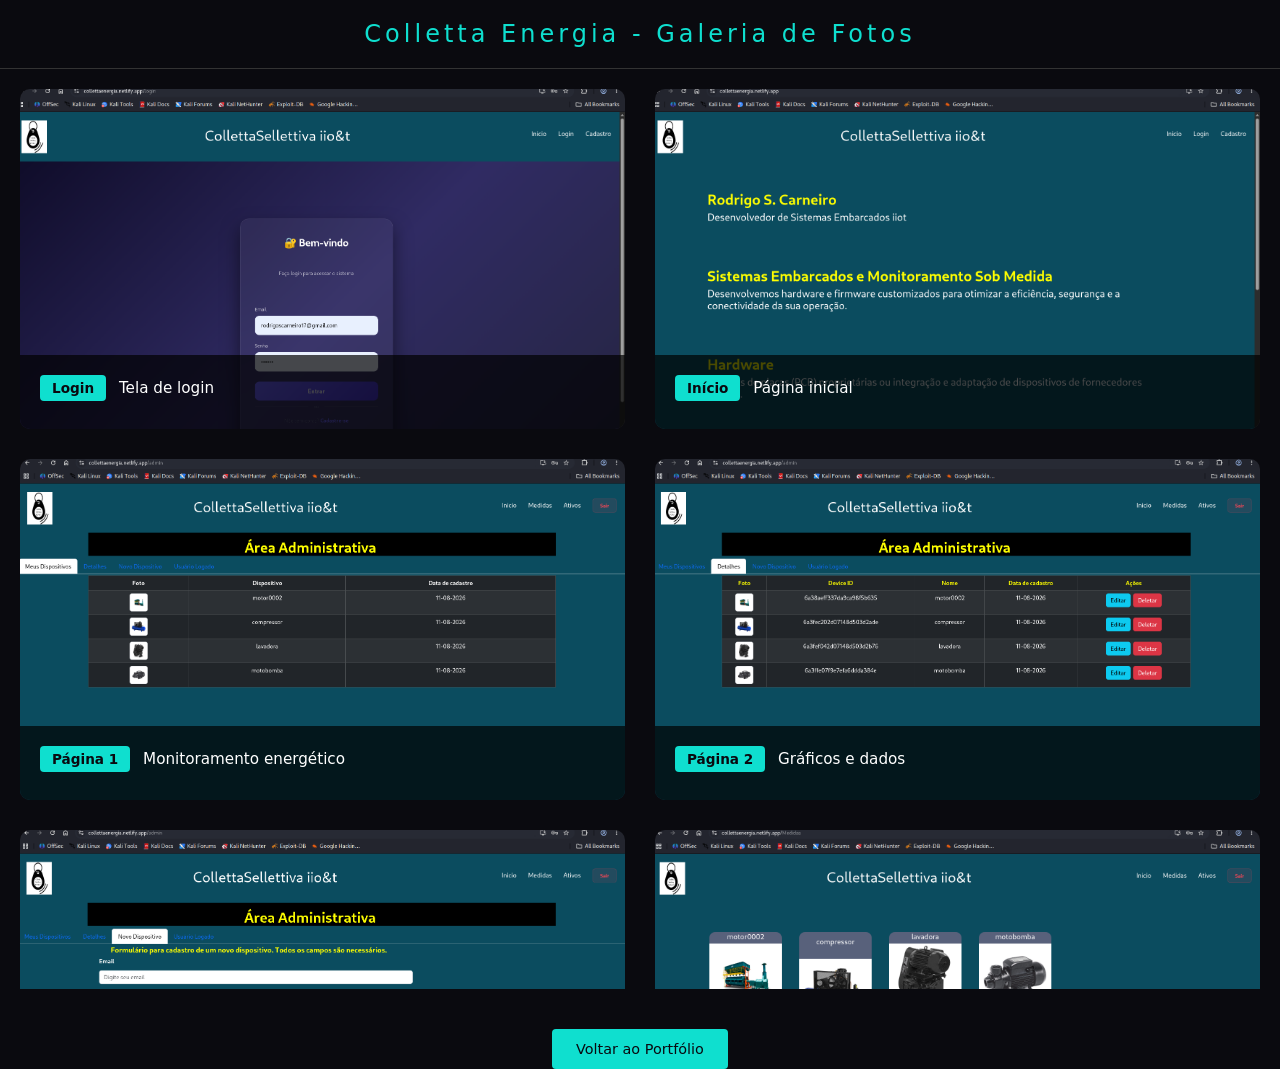
<file: fotos/CollettaSellettivaiiot billaiiot energia/index.html>
<!DOCTYPE html>
<html lang="pt-BR">
<head>
    <meta charset="UTF-8">
    <meta name="viewport" content="width=device-width, initial-scale=1.0">
    <title>Colletta Energia - Galeria de Fotos</title>
    <style>
        * { margin: 0; padding: 0; box-sizing: border-box; }
        html { height: 100%; }
        body { 
            min-height: 100%; 
            background: #0a0a0f; 
            color: #e0e0e0; 
            font-family: system-ui, -apple-system, sans-serif;
            display: flex; 
            flex-direction: column; 
            align-items: center; 
            justify-content: flex-start;
            padding: 0;
            margin: 0;
            overflow-x: hidden;
        }
        h1 { 
            width: 100%; 
            text-align: center; 
            padding: 20px 10px; 
            font-size: 1.5rem; 
            font-weight: 300; 
            letter-spacing: 4px;
            color: #0fdfcf;
            border-bottom: 1px solid #333;
            margin-bottom: 20px;
        }
        .gallery { 
            width: 100%; 
            max-width: 1600px; 
            padding: 0 20px;
            overflow-y: auto;
            max-height: 100vh;
        }
        .grid-container { 
            display: grid; 
            grid-template-columns: repeat(2, 1fr); 
            gap: 30px; 
            width: 100%; 
        }
        .grid-item { 
            background: #1a1a24; 
            border-radius: 10px; 
            overflow: hidden;
            aspect-ratio: 16/9;
            position: relative;
        }
        .grid-item img { 
            width: 100%; 
            height: 100%; 
            object-fit: cover; 
            display: block;
            transition: transform 0.3s ease;
        }
        .grid-item:hover img { transform: scale(1.08); }
        .grid-item figcaption { 
            position: absolute; 
            bottom: 0; 
            left: 0; 
            width: 100%; 
            padding: 20px; 
            background: rgba(0,0,0,0.7); 
            color: #fff; 
            font-size: 0.95rem;
            font-weight: 300;
        }
        .tag { 
            display: inline-block; 
            background: #0fdfcf; 
            color: #0a0a10; 
            padding: 5px 12px; 
            border-radius: 4px; 
            font-size: 0.85rem; 
            font-weight: bold; 
            margin-right: 8px; 
            margin-bottom: 8px;
        }
        .back-link { 
            margin: 40px 0 0; 
            padding: 12px 24px; 
            background: #0fdfcf; 
            color: #0a0a10; 
            text-decoration: none; 
            border-radius: 4px; 
            font-size: 0.9rem;
            transition: background 0.3s;
        }
        .back-link:hover { background: #0ccbba; }
        @media (max-width: 480px) {
            h1 { font-size: 1.2rem; padding: 10px; }
            .grid-container { grid-template-columns: 1fr; gap: 10px; }
            .grid-item { aspect-ratio: 4/3; }
            .grid-item figcaption { font-size: 0.7rem; padding: 10px; }
        }
    </style>
</head>
<body>
    <h1>Colletta Energia - Galeria de Fotos</h1>
    
    <div class="gallery">
        <div class="grid-container">
            <!-- Card 1: Login -->
            <div class="grid-item">
                <img src="login.png" alt="Colletta Energia Login">
                <figcaption>
                    <span class="tag">Login</span>
                    Tela de login
                </figcaption>
            </div>
            
            <!-- Card 2: Início -->
            <div class="grid-item">
                <img src="inicio.png" alt="Colletta Energia Início">
                <figcaption>
                    <span class="tag">Início</span>
                    Página inicial
                </figcaption>
            </div>
            
            <!-- Card 3: Página 1 -->
            <div class="grid-item">
                <img src="pagina 1.png" alt="Colletta Energia Page 1">
                <figcaption>
                    <span class="tag">Página 1</span>
                    Monitoramento energético
                </figcaption>
            </div>
            
            <!-- Card 4: Página 2 -->
            <div class="grid-item">
                <img src="pagina 2.png" alt="Colletta Energia Page 2">
                <figcaption>
                    <span class="tag">Página 2</span>
                    Gráficos e dados
                </figcaption>
            </div>
            
            <!-- Card 5: Página 3 -->
            <div class="grid-item">
                <img src="pagina 3.png" alt="Colletta Energia Page 3">
                <figcaption>
                    <span class="tag">Página 3</span>
                    Análise detalhada
                </figcaption>
            </div>
            
            <!-- Card 6: Página 4 -->
            <div class="grid-item">
                <img src="pagina 4.png" alt="Colletta Energia Page 4">
                <figcaption>
                    <span class="tag">Página 4</span>
                    Relatórios
                </figcaption>
            </div>
            
            <!-- Card 7: Banco de dados -->
            <div class="grid-item">
                <img src="banco de dados.png" alt="Colletta Energia Banco de dados">
                <figcaption>
                    <span class="tag">Banco de dados</span>
                    Armazenamento de dados
                </figcaption>
            </div>
        </div>
    </div>
    
    <a href="../../index.html" class="back-link">Voltar ao Portfólio</a>
</body>
</html>
</file>
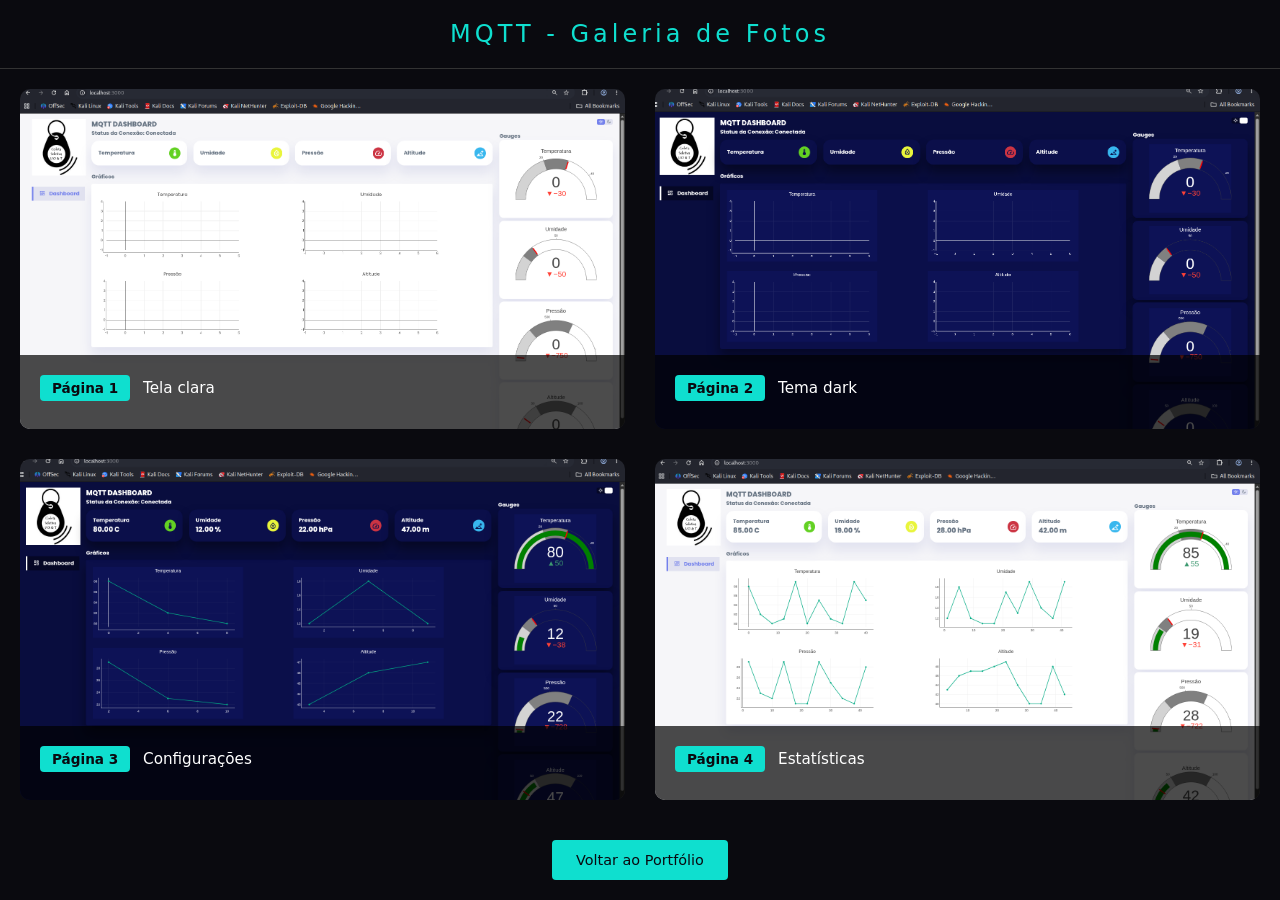
<file: fotos/mqtt/index.html>
<!DOCTYPE html>
<html lang="pt-BR">
<head>
    <meta charset="UTF-8">
    <meta name="viewport" content="width=device-width, initial-scale=1.0">
    <title>MQTT - Galeria de Fotos</title>
    <style>
        * { margin: 0; padding: 0; box-sizing: border-box; }
        html { height: 100%; }
        body { 
            min-height: 100%; 
            background: #0a0a0f; 
            color: #e0e0e0; 
            font-family: system-ui, -apple-system, sans-serif;
            display: flex; 
            flex-direction: column; 
            align-items: center; 
            justify-content: flex-start;
            padding: 0;
            margin: 0;
            overflow-x: hidden;
        }
        h1 { 
            width: 100%; 
            text-align: center; 
            padding: 20px 10px; 
            font-size: 1.5rem; 
            font-weight: 300; 
            letter-spacing: 4px;
            color: #0fdfcf;
            border-bottom: 1px solid #333;
            margin-bottom: 20px;
        }
        .gallery { 
            width: 100%; 
            max-width: 1600px; 
            padding: 0 20px;
            overflow-y: auto;
            max-height: 100vh;
        }
        .grid-container { 
            display: grid; 
            grid-template-columns: repeat(2, 1fr); 
            gap: 30px; 
            width: 100%; 
        }
        .grid-item { 
            background: #1a1a24; 
            border-radius: 10px; 
            overflow: hidden;
            aspect-ratio: 16/9;
            position: relative;
        }
        .grid-item img { 
            width: 100%; 
            height: 100%; 
            object-fit: cover; 
            display: block;
            transition: transform 0.3s ease;
        }
        .grid-item:hover img { transform: scale(1.08); }
        .grid-item figcaption { 
            position: absolute; 
            bottom: 0; 
            left: 0; 
            width: 100%; 
            padding: 20px; 
            background: rgba(0,0,0,0.7); 
            color: #fff; 
            font-size: 0.95rem;
            font-weight: 300;
        }
        .tag { 
            display: inline-block; 
            background: #0fdfcf; 
            color: #0a0a10; 
            padding: 5px 12px; 
            border-radius: 4px; 
            font-size: 0.85rem; 
            font-weight: bold; 
            margin-right: 8px; 
            margin-bottom: 8px;
        }
        .back-link { 
            margin: 40px 0 0; 
            padding: 12px 24px; 
            background: #0fdfcf; 
            color: #0a0a10; 
            text-decoration: none; 
            border-radius: 4px; 
            font-size: 0.9rem;
            transition: background 0.3s;
        }
        .back-link:hover { background: #0ccbba; }
        @media (max-width: 480px) {
            h1 { font-size: 1.2rem; padding: 10px; }
            .grid-container { grid-template-columns: 1fr; gap: 10px; }
            .grid-item { aspect-ratio: 4/3; }
            .grid-item figcaption { font-size: 0.7rem; padding: 10px; }
        }
    </style>
</head>
<body>
    <h1>MQTT - Galeria de Fotos</h1>
    
    <div class="gallery">
        <div class="grid-container">
            <!-- Card 1: Página 1 claro -->
            <div class="grid-item">
                <img src="pagina 1 claro.png" alt="MQTT Página 1 claro">
                <figcaption>
                    <span class="tag">Página 1</span>
                    Tela clara
                </figcaption>
            </div>
            
            <!-- Card 2: Página 2 dark -->
            <div class="grid-item">
                <img src="pagina 2 dark.png" alt="MQTT Página 2 dark">
                <figcaption>
                    <span class="tag">Página 2</span>
                    Tema dark
                </figcaption>
            </div>
            
            <!-- Card 3: Página 3 -->
            <div class="grid-item">
                <img src="pagina 3.png" alt="MQTT Página 3">
                <figcaption>
                    <span class="tag">Página 3</span>
                    Configurações
                </figcaption>
            </div>
            
            <!-- Card 4: Página 4 -->
            <div class="grid-item">
                <img src="pagina 4.png" alt="MQTT Página 4">
                <figcaption>
                    <span class="tag">Página 4</span>
                    Estatísticas
                </figcaption>
            </div>
        </div>
    </div>
    
    <a href="../../index.html" class="back-link">Voltar ao Portfólio</a>
</body>
</html>
</file>
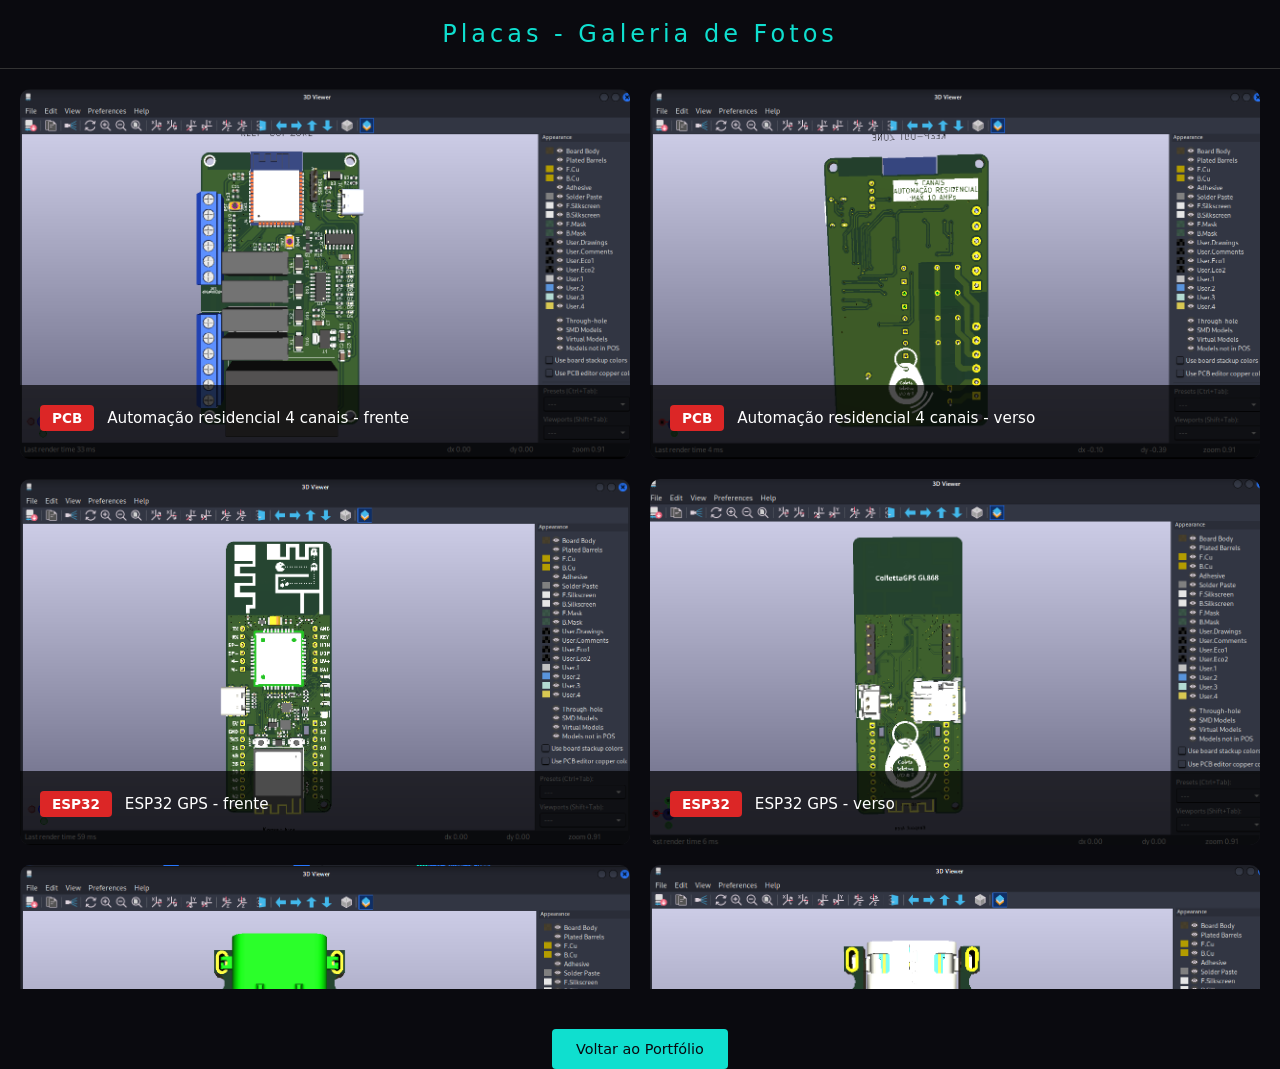
<file: fotos/placas/index.html>
<!DOCTYPE html>
<html lang="pt-BR">
<head>
    <meta charset="UTF-8">
    <meta name="viewport" content="width=device-width, initial-scale=1.0">
    <title>Placas - Galeria de Fotos</title>
    <style>
        * { margin: 0; padding: 0; box-sizing: border-box; }
        html { height: 100%; }
        body { 
            min-height: 100%; 
            background: #0a0a0f; 
            color: #e0e0e0; 
            font-family: system-ui, -apple-system, sans-serif;
            display: flex; 
            flex-direction: column; 
            align-items: center; 
            justify-content: flex-start;
            padding: 0;
            margin: 0;
            overflow-x: hidden;
        }
        h1 { 
            width: 100%; 
            text-align: center; 
            padding: 20px 10px; 
            font-size: 1.5rem; 
            font-weight: 300; 
            letter-spacing: 4px;
            color: #0fdfcf;
            border-bottom: 1px solid #333;
            margin-bottom: 20px;
        }
        .gallery { 
            width: 100%; 
            max-width: 1600px; 
            padding: 0 20px;
            overflow-y: auto;
            max-height: 100vh;
        }
        .grid-container { 
            display: grid; 
            grid-template-columns: repeat(2, 1fr); 
            gap: 20px; 
            width: 100%; 
        }
        .grid-item { 
            background: #1a1a24; 
            border-radius: 10px; 
            overflow: hidden;
            position: relative;
        }
        .grid-item img { 
            width: 100%; 
            height: 100%; 
            object-fit: cover; 
            display: block;
            transition: transform 0.3s ease;
        }
        .grid-item:hover img { transform: scale(1.08); }
        .grid-item figcaption { 
            position: absolute; 
            bottom: 0; 
            left: 0; 
            width: 100%; 
            padding: 20px; 
            background: rgba(0,0,0,0.7); 
            color: #fff; 
            font-size: 0.95rem;
            font-weight: 300;
        }
        .tag { 
            display: inline-block; 
            background: #dc2626; 
            color: #fff; 
            padding: 5px 12px; 
            border-radius: 4px; 
            font-size: 0.85rem; 
            font-weight: bold; 
            margin-right: 8px; 
            margin-bottom: 8px;
        }
        .back-link { 
            margin: 40px 0 0; 
            padding: 12px 24px; 
            background: #0fdfcf; 
            color: #0a0a10; 
            text-decoration: none; 
            border-radius: 4px; 
            font-size: 0.9rem;
            transition: background 0.3s;
        }
        .back-link:hover { background: #0ccbba; }
        @media (max-width: 768px) {
            h1 { font-size: 1.2rem; padding: 10px; }
            .grid-container { grid-template-columns: 1fr; gap: 10px; }
            .grid-item { aspect-ratio: 3/2; }
            .grid-item figcaption { font-size: 0.7rem; padding: 10px; }
        }
        @media (max-width: 480px) {
            .grid-container { grid-template-columns: 1fr; gap: 5px; }
            .grid-item { aspect-ratio: 4/3; }
            .grid-item figcaption { font-size: 0.6rem; padding: 5px; }
        }
    </style>
</head>
<body>
    <h1>Placas - Galeria de Fotos</h1>
    
    <div class="gallery">
        <div class="grid-container">
            <!-- automação residencial 4 canais front -->
            <div class="grid-item">
                <img src="automação residencial 4 canais front.png" alt="Automação residencial 4 canais front">
                <figcaption>
                    <span class="tag">PCB</span>
                    Automação residencial 4 canais - frente
                </figcaption>
            </div>
            
            <!-- automação residencial 4 canais back -->
            <div class="grid-item">
                <img src="automação residencial 4 canais back.png" alt="Automação residencial 4 canais back">
                <figcaption>
                    <span class="tag">PCB</span>
                    Automação residencial 4 canais - verso
                </figcaption>
            </div>
            
            <!-- esp32 gps front -->
            <div class="grid-item">
                <img src="esp32 gps front.png" alt="ESP32 GPS front">
                <figcaption>
                    <span class="tag">ESP32</span>
                    ESP32 GPS - frente
                </figcaption>
            </div>
            
            <!-- esp32 gps back -->
            <div class="grid-item">
                <img src="esp32 gps back.png" alt="ESP32 GPS back">
                <figcaption>
                    <span class="tag">ESP32</span>
                    ESP32 GPS - verso
                </figcaption>
            </div>
            
            <!-- esp32-c3 front -->
            <div class="grid-item">
                <img src="esp32-c3 front.png" alt="ESP32-C3 front">
                <figcaption>
                    <span class="tag">ESP32</span>
                    ESP32-C3 - frente
                </figcaption>
            </div>
            
            <!-- esp32-c3 back -->
            <div class="grid-item">
                <img src="esp32-c3 back.png" alt="ESP32-C3 back">
                <figcaption>
                    <span class="tag">ESP32</span>
                    ESP32-C3 - verso
                </figcaption>
            </div>
            
            <!-- esp32-c6-mini front -->
            <div class="grid-item">
                <img src="esp32-c6-mini front.png" alt="ESP32-C6-mini front">
                <figcaption>
                    <span class="tag">ESP32</span>
                    ESP32-C6-Mini - frente
                </figcaption>
            </div>
            
            <!-- esp32-c6-mini back -->
            <div class="grid-item">
                <img src="esp32-c6-mini back.png" alt="ESP32-C6-mini back">
                <figcaption>
                    <span class="tag">ESP32</span>
                    ESP32-C6-Mini - verso
                </figcaption>
            </div>
            
            <!-- esp32-odb2 front -->
            <div class="grid-item">
                <img src="esp32-odb2 front.png" alt="ESP32 OBD2 front">
                <figcaption>
                    <span class="tag">ESP32</span>
                    ESP32 OBD2 - frente
                </figcaption>
            </div>
            
            <!-- esp32-odb2 back -->
            <div class="grid-item">
                <img src="esp32-odb2 back.png" alt="ESP32 OBD2 back">
                <figcaption>
                    <span class="tag">ESP32</span>
                    ESP32 OBD2 - verso
                </figcaption>
            </div>
            
            <!-- esp32-odb2 pcb -->
            <div class="grid-item">
                <img src="esp32-odb2 pcb.png" alt="ESP32 OBD2 PCB">
                <figcaption>
                    <span class="tag">ESP32</span>
                    ESP32 OBD2 - PCB
                </figcaption>
            </div>
            
            <!-- esp32-s3 front -->
            <div class="grid-item">
                <img src="esp32-s3 front.png" alt="ESP32-S3 front">
                <figcaption>
                    <span class="tag">ESP32</span>
                    ESP32-S3 - frente
                </figcaption>
            </div>
            
            <!-- esp32-s3 back -->
            <div class="grid-item">
                <img src="esp32-s3 back.png" alt="ESP32-S3 back">
                <figcaption>
                    <span class="tag">ESP32</span>
                    ESP32-S3 - verso
                </figcaption>
            </div>
            
            <!-- lvgl -->
            <div class="grid-item">
                <img src="lvgl.png" alt="LVGL">
                <figcaption>
                    <span class="tag">Display</span>
                    LVGL Graphics
                </figcaption>
            </div>
            
            <!-- medidor de energia front -->
            <div class="grid-item">
                <img src="medidor de energia front.png" alt="Medidor de energia front">
                <figcaption>
                    <span class="tag">Eletrônica</span>
                    Medidor de energia - frente
                </figcaption>
            </div>
            
            <!-- medidor de energia back -->
            <div class="grid-item">
                <img src="medidor de energia back.png" alt="Medidor de energia back">
                <figcaption>
                    <span class="tag">Eletrônica</span>
                    Medidor de energia - verso
                </figcaption>
            </div>
            
            <!-- medidor de energia pcb -->
            <div class="grid-item">
                <img src="medidor de energia pcb.png" alt="Medidor de energia PCB">
                <figcaption>
                    <span class="tag">Eletrônica</span>
                    Medidor de energia - PCB
                </figcaption>
            </div>
            
            <!-- stm32-gps front -->
            <div class="grid-item">
                <img src="stm32-gps front.png" alt="STM32 GPS front">
                <figcaption>
                    <span class="tag">STM32</span>
                    STM32 GPS - frente
                </figcaption>
            </div>
            
            <!-- stm32-gps back -->
            <div class="grid-item">
                <img src="stm32-gps back.png" alt="STM32 GPS back">
                <figcaption>
                    <span class="tag">STM32</span>
                    STM32 GPS - verso
                </figcaption>
            </div>
        </div>
    </div>
    
    <a href="../../index.html" class="back-link">Voltar ao Portfólio</a>
</body>
</html>
</file>
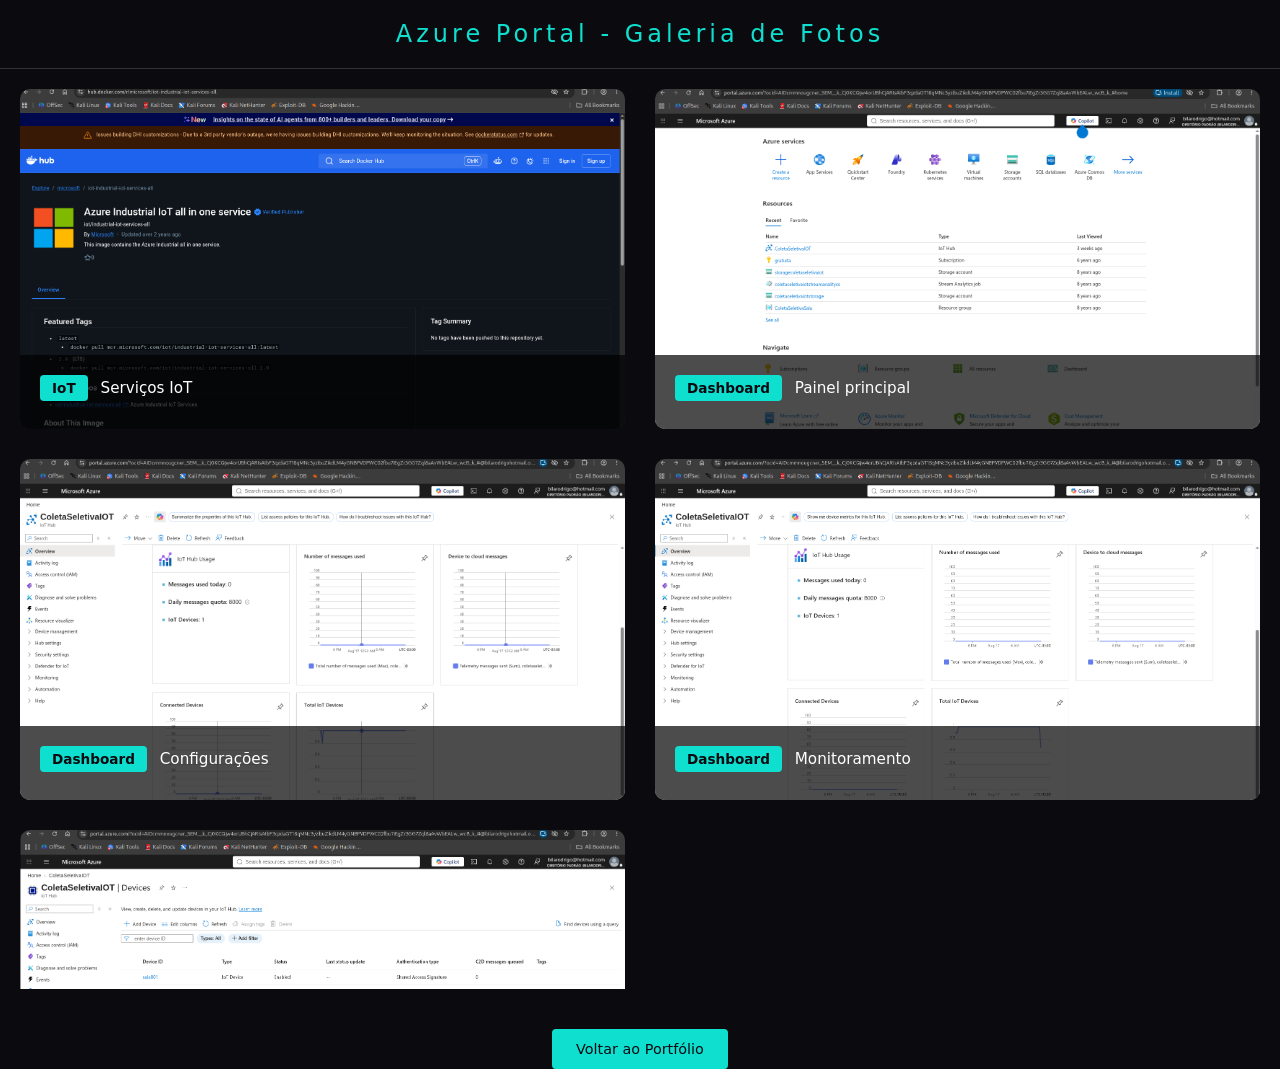
<file: fotos/portal azure/index.html>
<!DOCTYPE html>
<html lang="pt-BR">
<head>
    <meta charset="UTF-8">
    <meta name="viewport" content="width=device-width, initial-scale=1.0">
    <title>Azure Portal - Galeria de Fotos</title>
    <style>
        * { margin: 0; padding: 0; box-sizing: border-box; }
        html { height: 100%; }
        body { 
            min-height: 100%; 
            background: #0a0a0f; 
            color: #e0e0e0; 
            font-family: system-ui, -apple-system, sans-serif;
            display: flex; 
            flex-direction: column; 
            align-items: center; 
            justify-content: flex-start;
            padding: 0;
            margin: 0;
            overflow-x: hidden;
        }
        h1 { 
            width: 100%; 
            text-align: center; 
            padding: 20px 10px; 
            font-size: 1.5rem; 
            font-weight: 300; 
            letter-spacing: 4px;
            color: #0fdfcf;
            border-bottom: 1px solid #333;
            margin-bottom: 20px;
        }
        .gallery { 
            width: 100%; 
            max-width: 1600px; 
            padding: 0 20px;
            overflow-y: auto;
            max-height: 100vh;
        }
        .grid-container { 
            display: grid; 
            grid-template-columns: repeat(2, 1fr); 
            gap: 30px; 
            width: 100%; 
        }
        .grid-item { 
            background: #1a1a24; 
            border-radius: 10px; 
            overflow: hidden;
            aspect-ratio: 16/9;
            position: relative;
        }
        .grid-item img { 
            width: 100%; 
            height: 100%; 
            object-fit: cover; 
            display: block;
            transition: transform 0.3s ease;
        }
        .grid-item:hover img { transform: scale(1.08); }
        .grid-item figcaption { 
            position: absolute; 
            bottom: 0; 
            left: 0; 
            width: 100%; 
            padding: 20px; 
            background: rgba(0,0,0,0.7); 
            color: #fff; 
            font-size: 0.95rem;
            font-weight: 300;
        }
        .tag { 
            display: inline-block; 
            background: #0fdfcf; 
            color: #0a0a10; 
            padding: 5px 12px; 
            border-radius: 4px; 
            font-size: 0.85rem; 
            font-weight: bold; 
            margin-right: 8px; 
            margin-bottom: 8px;
        }
        .back-link { 
            margin: 40px 0 0; 
            padding: 12px 24px; 
            background: #0fdfcf; 
            color: #0a0a10; 
            text-decoration: none; 
            border-radius: 4px; 
            font-size: 0.9rem;
            transition: background 0.3s;
        }
        .back-link:hover { background: #0ccbba; }
        @media (max-width: 480px) {
            h1 { font-size: 1.2rem; padding: 10px; }
            .grid-container { grid-template-columns: 1fr; gap: 10px; }
            .grid-item { aspect-ratio: 4/3; }
            .grid-item figcaption { font-size: 0.7rem; padding: 10px; }
        }
    </style>
</head>
<body>
    <h1>Azure Portal - Galeria de Fotos</h1>
    
    <div class="gallery">
        <div class="grid-container">
            <!-- Card 1: IoT Services -->
            <div class="grid-item">
                <img src="iot-industrial-iot-services.png" alt="Azure Portal IoT Services">
                <figcaption>
                    <span class="tag">IoT</span>
                    Serviços IoT
                </figcaption>
            </div>
            
            <!-- Card 2: 1.png -->
            <div class="grid-item">
                <img src="1.png" alt="Azure Portal 1">
                <figcaption>
                    <span class="tag">Dashboard</span>
                    Painel principal
                </figcaption>
            </div>
            
            <!-- Card 3: 2.png -->
            <div class="grid-item">
                <img src="2.png" alt="Azure Portal 2">
                <figcaption>
                    <span class="tag">Dashboard</span>
                    Configurações
                </figcaption>
            </div>
            
            <!-- Card 4: 3.png -->
            <div class="grid-item">
                <img src="3.png" alt="Azure Portal 3">
                <figcaption>
                    <span class="tag">Dashboard</span>
                    Monitoramento
                </figcaption>
            </div>
            
            <!-- Card 5: 4.png -->
            <div class="grid-item">
                <img src="4.png" alt="Azure Portal 4">
                <figcaption>
                    <span class="tag">Dashboard</span>
                    Relatórios
                </figcaption>
            </div>
        </div>
    </div>
    
    <a href="../../index.html" class="back-link">Voltar ao Portfólio</a>
</body>
</html>
</file>
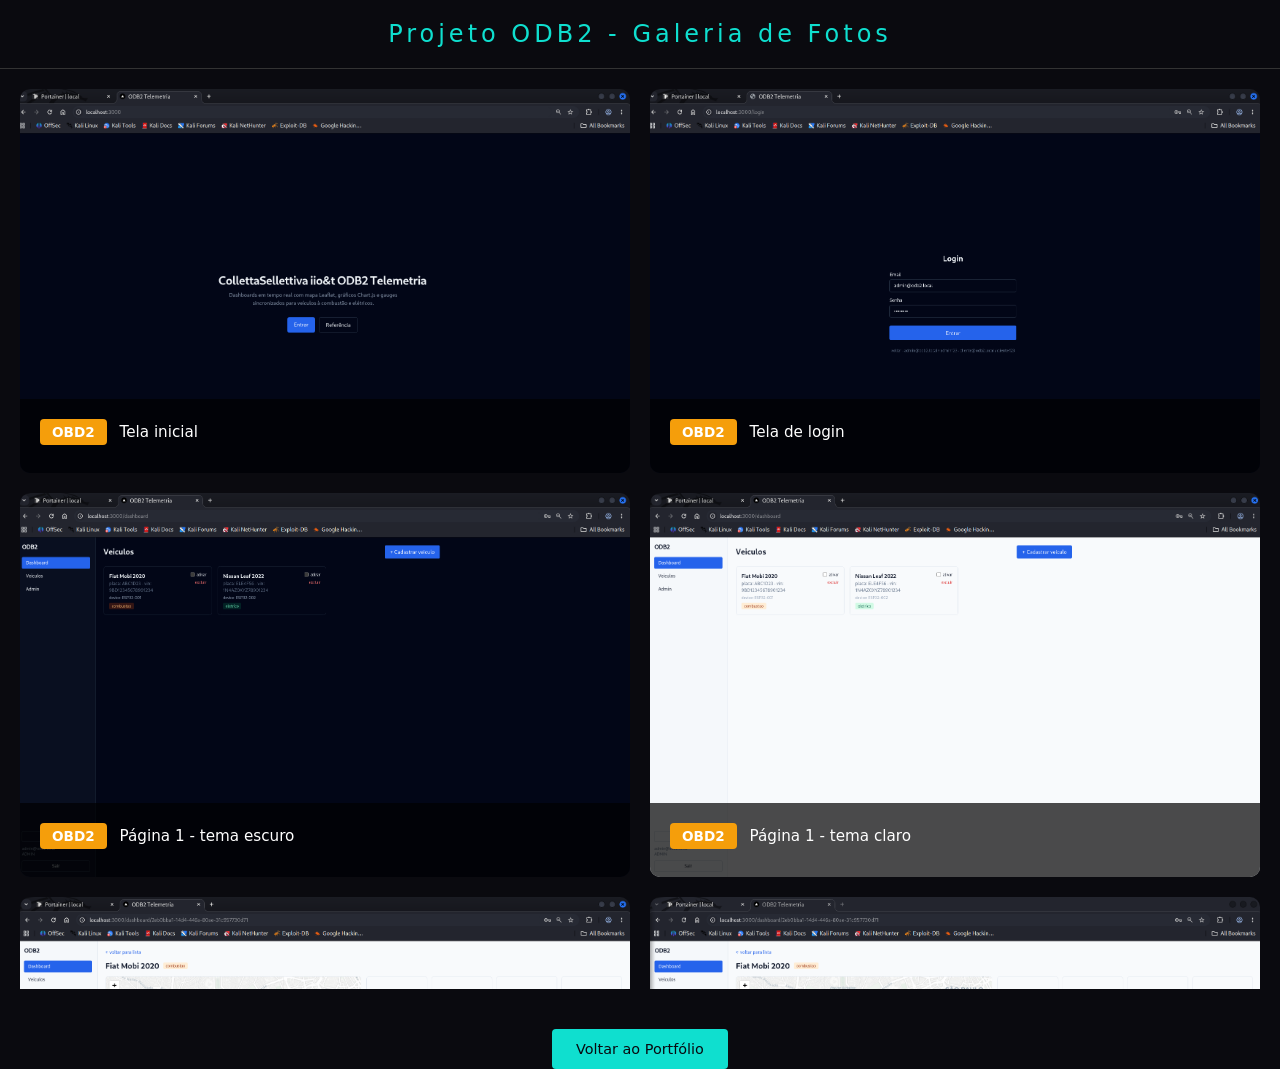
<file: fotos/projeto-odb2/index.html>
<!DOCTYPE html>
<html lang="pt-BR">
<head>
    <meta charset="UTF-8">
    <meta name="viewport" content="width=device-width, initial-scale=1.0">
    <title>Projeto ODB2 - Galeria de Fotos</title>
    <style>
        * { margin: 0; padding: 0; box-sizing: border-box; }
        html { height: 100%; }
        body { 
            min-height: 100%; 
            background: #0a0a0f; 
            color: #e0e0e0; 
            font-family: system-ui, -apple-system, sans-serif;
            display: flex; 
            flex-direction: column; 
            align-items: center; 
            justify-content: flex-start;
            padding: 0;
            margin: 0;
            overflow-x: hidden;
        }
        h1 { 
            width: 100%; 
            text-align: center; 
            padding: 20px 10px; 
            font-size: 1.5rem; 
            font-weight: 300; 
            letter-spacing: 4px;
            color: #0fdfcf;
            border-bottom: 1px solid #333;
            margin-bottom: 20px;
        }
        .gallery { 
            width: 100%; 
            max-width: 1600px; 
            padding: 0 20px;
            overflow-y: auto;
            max-height: 100vh;
        }
        .grid-container { 
            display: grid; 
            grid-template-columns: repeat(2, 1fr); 
            gap: 20px; 
            width: 100%; 
        }
        .grid-item { 
            background: #1a1a24; 
            border-radius: 10px; 
            overflow: hidden;
            position: relative;
        }
        .grid-item img { 
            width: 100%; 
            height: 100%; 
            object-fit: cover; 
            display: block;
            transition: transform 0.3s ease;
        }
        .grid-item:hover img { transform: scale(1.08); }
        .grid-item figcaption { 
            position: absolute; 
            bottom: 0; 
            left: 0; 
            width: 100%; 
            padding: 20px; 
            background: rgba(0,0,0,0.7); 
            color: #fff; 
            font-size: 0.95rem;
            font-weight: 300;
        }
        .tag { 
            display: inline-block; 
            background: #f59e0b; 
            color: #fff; 
            padding: 5px 12px; 
            border-radius: 4px; 
            font-size: 0.85rem; 
            font-weight: bold; 
            margin-right: 8px; 
            margin-bottom: 8px;
        }
        .back-link { 
            margin: 40px 0 0; 
            padding: 12px 24px; 
            background: #0fdfcf; 
            color: #0a0a10; 
            text-decoration: none; 
            border-radius: 4px; 
            font-size: 0.9rem;
            transition: background 0.3s;
        }
        .back-link:hover { background: #0ccbba; }
        @media (max-width: 768px) {
            h1 { font-size: 1.2rem; padding: 10px; }
            .grid-container { grid-template-columns: 1fr; gap: 10px; }
            .grid-item { aspect-ratio: 3/2; }
            .grid-item figcaption { font-size: 0.7rem; padding: 10px; }
        }
        @media (max-width: 480px) {
            .grid-container { grid-template-columns: 1fr; gap: 5px; }
            .grid-item { aspect-ratio: 4/3; }
            .grid-item figcaption { font-size: 0.6rem; padding: 5px; }
        }
    </style>
</head>
<body>
    <h1>Projeto ODB2 - Galeria de Fotos</h1>
    
    <div class="gallery">
        <div class="grid-container">
            <!-- inicio -->
            <div class="grid-item">
                <img src="inicio.png" alt="Projeto ODB2 Início">
                <figcaption>
                    <span class="tag">OBD2</span>
                    Tela inicial
                </figcaption>
            </div>
            
            <!-- login -->
            <div class="grid-item">
                <img src="login.png" alt="Projeto ODB2 Login">
                <figcaption>
                    <span class="tag">OBD2</span>
                    Tela de login
                </figcaption>
            </div>
            
            <!-- pagina 1 dark -->
            <div class="grid-item">
                <img src="pagina 1 dark.png" alt="Projeto ODB2 Page 1 Dark">
                <figcaption>
                    <span class="tag">OBD2</span>
                    Página 1 - tema escuro
                </figcaption>
            </div>
            
            <!-- pagina 1 claro -->
            <div class="grid-item">
                <img src="pagina 2 claro.png" alt="Projeto ODB2 Page 1 Light">
                <figcaption>
                    <span class="tag">OBD2</span>
                    Página 1 - tema claro
                </figcaption>
            </div>
            
            <!-- pagina 3 -->
            <div class="grid-item">
                <img src="pagina 3.png" alt="Projeto ODB2 Page 3">
                <figcaption>
                    <span class="tag">OBD2</span>
                    Página 3
                </figcaption>
            </div>
            
            <!-- pagina 4 -->
            <div class="grid-item">
                <img src="pagina 4.png" alt="Projeto ODB2 Page 4">
                <figcaption>
                    <span class="tag">OBD2</span>
                    Página 4
                </figcaption>
            </div>
            
            <!-- pagina 5 -->
            <div class="grid-item">
                <img src="pagina 5.png" alt="Projeto ODB2 Page 5">
                <figcaption>
                    <span class="tag">OBD2</span>
                    Página 5
                </figcaption>
            </div>
        </div>
    </div>
    
    <a href="../../index.html" class="back-link">Voltar ao Portfólio</a>
</body>
</html>
</file>
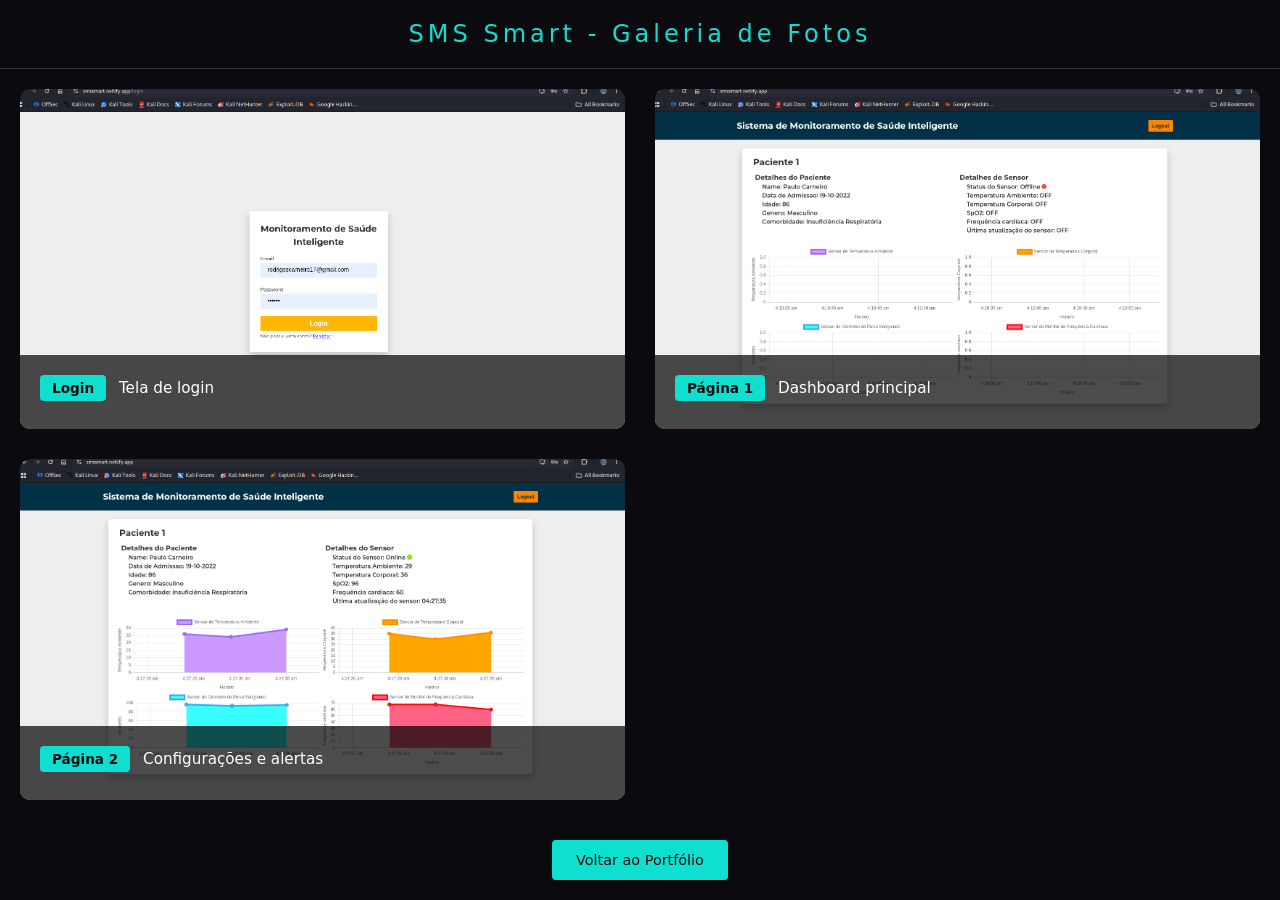
<file: fotos/smssmart/index.html>
<!DOCTYPE html>
<html lang="pt-BR">
<head>
    <meta charset="UTF-8">
    <meta name="viewport" content="width=device-width, initial-scale=1.0">
    <title>SMS Smart - Galeria de Fotos</title>
    <style>
        * { margin: 0; padding: 0; box-sizing: border-box; }
        html { height: 100%; }
        body { 
            min-height: 100%; 
            background: #0a0a0f; 
            color: #e0e0e0; 
            font-family: system-ui, -apple-system, sans-serif;
            display: flex; 
            flex-direction: column; 
            align-items: center; 
            justify-content: flex-start;
            padding: 0;
            margin: 0;
            overflow-x: hidden;
        }
        h1 { 
            width: 100%; 
            text-align: center; 
            padding: 20px 10px; 
            font-size: 1.5rem; 
            font-weight: 300; 
            letter-spacing: 4px;
            color: #0fdfcf;
            border-bottom: 1px solid #333;
            margin-bottom: 20px;
        }
        .gallery { 
            width: 100%; 
            max-width: 1600px; 
            padding: 0 20px;
            overflow-y: auto;
            max-height: 100vh;
        }
        .grid-container { 
            display: grid; 
            grid-template-columns: repeat(2, 1fr); 
            gap: 30px; 
            width: 100%; 
        }
        .grid-item { 
            background: #1a1a24; 
            border-radius: 10px; 
            overflow: hidden;
            aspect-ratio: 16/9;
            position: relative;
        }
        .grid-item img { 
            width: 100%; 
            height: 100%; 
            object-fit: cover; 
            display: block;
            transition: transform 0.3s ease;
        }
        .grid-item:hover img { transform: scale(1.08); }
        .grid-item figcaption { 
            position: absolute; 
            bottom: 0; 
            left: 0; 
            width: 100%; 
            padding: 20px; 
            background: rgba(0,0,0,0.7); 
            color: #fff; 
            font-size: 0.95rem;
            font-weight: 300;
        }
        .tag { 
            display: inline-block; 
            background: #0fdfcf; 
            color: #0a0a10; 
            padding: 5px 12px; 
            border-radius: 4px; 
            font-size: 0.85rem; 
            font-weight: bold; 
            margin-right: 8px; 
            margin-bottom: 8px;
        }
        .back-link { 
            margin: 40px 0 0; 
            padding: 12px 24px; 
            background: #0fdfcf; 
            color: #0a0a10; 
            text-decoration: none; 
            border-radius: 4px; 
            font-size: 0.9rem;
            transition: background 0.3s;
        }
        .back-link:hover { background: #0ccbba; }
        @media (max-width: 480px) {
            h1 { font-size: 1.2rem; padding: 10px; }
            .grid-container { grid-template-columns: 1fr; gap: 10px; }
            .grid-item { aspect-ratio: 4/3; }
            .grid-item figcaption { font-size: 0.7rem; padding: 10px; }
        }
    </style>
</head>
<body>
    <h1>SMS Smart - Galeria de Fotos</h1>
    
    <div class="gallery">
        <div class="grid-container">
            <!-- Card 1: Login -->
            <div class="grid-item">
                <img src="login.png" alt="SMS Smart Login">
                <figcaption>
                    <span class="tag">Login</span>
                    Tela de login
                </figcaption>
            </div>
            
            <!-- Card 2: Página 1 -->
            <div class="grid-item">
                <img src="pagina 1.png" alt="SMS Smart Page 1">
                <figcaption>
                    <span class="tag">Página 1</span>
                    Dashboard principal
                </figcaption>
            </div>
            
            <!-- Card 3: Página 2 -->
            <div class="grid-item">
                <img src="pagina 2.png" alt="SMS Smart Page 2">
                <figcaption>
                    <span class="tag">Página 2</span>
                    Configurações e alertas
                </figcaption>
            </div>
            
            
        </div>
    </div>
    
    <a href="../../index.html" class="back-link">Voltar ao Portfólio</a>
</body>
</html>
</file>
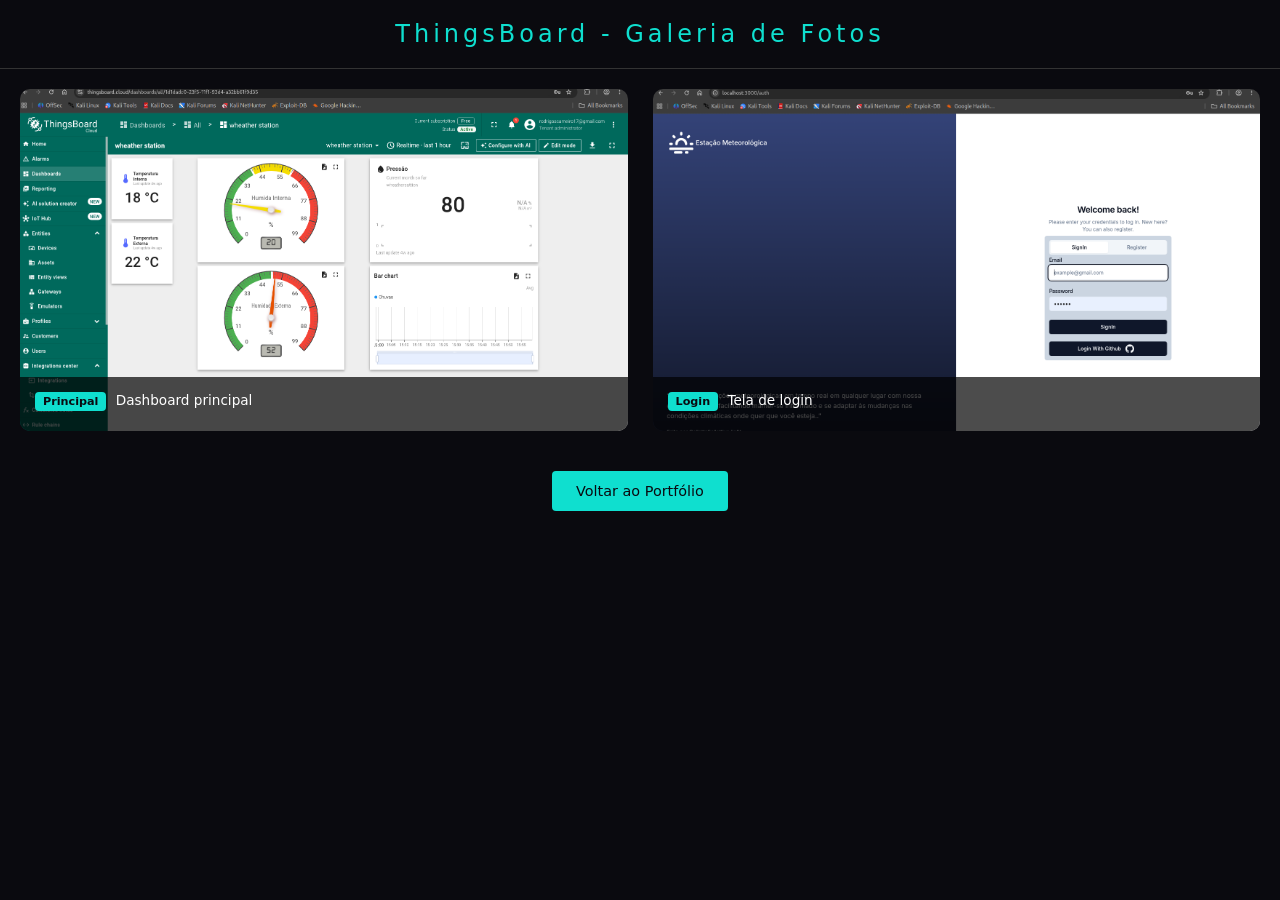
<file: fotos/thingsboard/index.html>
<!DOCTYPE html>
<html lang="pt-BR">
<head>
    <meta charset="UTF-8">
    <meta name="viewport" content="width=device-width, initial-scale=1.0">
    <title>ThingsBoard - Galeria de Fotos</title>
    <style>
        * { margin: 0; padding: 0; box-sizing: border-box; }
        html { height: 100%; }
        body { 
            min-height: 100%; 
            background: #0a0a0f; 
            color: #e0e0e0; 
            font-family: system-ui, -apple-system, sans-serif;
            display: flex; 
            flex-direction: column; 
            align-items: center; 
            justify-content: flex-start;
            padding: 0;
            margin: 0;
            overflow-x: hidden;
        }
        h1 { 
            width: 100%; 
            text-align: center; 
            padding: 20px 10px; 
            font-size: 1.5rem; 
            font-weight: 300; 
            letter-spacing: 4px;
            color: #0fdfcf;
            border-bottom: 1px solid #333;
            margin-bottom: 20px;
        }
        .gallery { 
            width: 100%; 
            max-width: 1600px; 
            padding: 0 20px;
            overflow-y: auto;
            max-height: 100vh;
        }
        .grid-container { 
            display: grid; 
            grid-template-columns: repeat(auto-fit, minmax(400px, 1fr)); 
            gap: 25px; 
            width: 100%; 
        }
        .grid-item { 
            background: #1a1a24; 
            border-radius: 10px; 
            overflow: hidden;
            aspect-ratio: 16/9;
            position: relative;
        }
        .grid-item img { 
            width: 100%; 
            height: 100%; 
            object-fit: cover; 
            display: block;
            transition: transform 0.3s ease;
        }
        .grid-item:hover img { transform: scale(1.08); }
        .grid-item figcaption { 
            position: absolute; 
            bottom: 0; 
            left: 0; 
            width: 100%; 
            padding: 15px; 
            background: rgba(0,0,0,0.7); 
            color: #fff; 
            font-size: 0.85rem;
            font-weight: 300;
        }
        .tag { 
            display: inline-block; 
            background: #0fdfcf; 
            color: #0a0a10; 
            padding: 3px 8px; 
            border-radius: 4px; 
            font-size: 0.7rem; 
            font-weight: bold; 
            margin-right: 5px; 
            margin-bottom: 5px;
        }
        .back-link { 
            margin: 40px 0 0; 
            padding: 12px 24px; 
            background: #0fdfcf; 
            color: #0a0a10; 
            text-decoration: none; 
            border-radius: 4px; 
            font-size: 0.9rem;
            transition: background 0.3s;
        }
        .back-link:hover { background: #0ccbba; }
        @media (max-width: 480px) {
            h1 { font-size: 1.2rem; padding: 10px; }
            .grid-container { grid-template-columns: 1fr; gap: 10px; }
            .grid-item { aspect-ratio: 4/3; }
            .grid-item figcaption { font-size: 0.7rem; padding: 10px; }
        }
    </style>
</head>
<body>
    <h1>ThingsBoard - Galeria de Fotos</h1>
    
    <div class="gallery">
        <div class="grid-container">
            <!-- Card 1: Screenshot principal -->
            <div class="grid-item">
                <img src="Screenshot_2026-08-21_15_59_07.png" alt="ThingsBoard Dashboard Principal">
                <figcaption>
                    <span class="tag">Principal</span>
                    Dashboard principal
                </figcaption>
            </div>
            
            <!-- Card 2: Login -->
            <div class="grid-item">
                <img src="login.png" alt="ThingsBoard Login">
                <figcaption>
                    <span class="tag">Login</span>
                    Tela de login
                </figcaption>
            </div>
        </div>
    </div>
    
    <a href="../../index.html" class="back-link">Voltar ao Portfólio</a>
</body>
</html>
</file>
<file: style.css>
:root {
    --bg-color: #151414;
    --bg-alt: #1d1c1c;
    --border-color: #3E3E3E;
    --text-dark: #edc200;
    --text-light: #A2A2A2;
    --text-link: #edc200;
    --text-hover: #a2a2a2;
    --white: #ffffff;
    --purple: #9476EC;
    --purple-dark: #704CDB;
    --font-display: 'Bebas Neue', sans-serif;
    --font-body: 'Roboto', sans-serif;
    --transition: all 0.3s ease;
    --max-width: 1320px;
}

* {
    margin: 0;
    padding: 0;
    box-sizing: border-box;
}

html {
    scroll-behavior: smooth;
}

body {
    font-family: var(--font-body);
    background-color: var(--bg-color);
    color: var(--white);
    line-height: 1.6;
    overflow-x: hidden;
}

img {
    max-width: 100%;
    height: auto;
}

a {
    text-decoration: none;
    color: inherit;
}

ul {
    list-style: none;
}

.container {
    max-width: var(--max-width);
    margin: 0 auto;
    padding: 0 20px;
}

.accent {
    color: var(--text-dark);
}

.btn {
    display: inline-block;
    padding: 14px 32px;
    font-family: var(--font-display);
    font-size: 16px;
    letter-spacing: 2px;
    text-transform: uppercase;
    border: 2px solid var(--text-dark);
    transition: var(--transition);
    cursor: pointer;
}

.btn-primary {
    background: var(--text-dark);
    color: var(--bg-color);
}

.btn-primary:hover {
    background: transparent;
    color: var(--text-dark);
}

/* Header */
.header {
    position: fixed;
    top: 0;
    left: 0;
    width: 100%;
    z-index: 1000;
    background: rgba(21, 20, 20, 0.95);
    backdrop-filter: blur(10px);
    border-bottom: 1px solid var(--border-color);
    transition: var(--transition);
}

.header.scrolled {
    padding: 0;
}

.header-container {
    display: flex;
    align-items: center;
    justify-content: space-between;
    padding: 18px 20px;
}

.logo {
    display: inline-flex;
}

.logo-text {
    font-family: var(--font-display);
    font-size: 26px;
    letter-spacing: 2px;
    color: var(--white);
}

.menu {
    display: flex;
    gap: 30px;
}

.menu li a {
    font-size: 14px;
    font-weight: 500;
    letter-spacing: 1px;
    text-transform: uppercase;
    color: var(--white);
    transition: var(--transition);
    position: relative;
    padding: 5px 0;
}

.menu li a::after {
    content: '';
    position: absolute;
    bottom: 0;
    left: 0;
    width: 0;
    height: 2px;
    background: var(--text-dark);
    transition: var(--transition);
}

.menu li a:hover,
.menu li a.active {
    color: var(--text-dark);
}

.menu li a:hover::after,
.menu li a.active::after {
    width: 100%;
}

.menu-toggle {
    display: none;
    flex-direction: column;
    gap: 5px;
    background: none;
    border: none;
    cursor: pointer;
    padding: 5px;
}

.menu-toggle span {
    width: 28px;
    height: 3px;
    background: var(--white);
    transition: var(--transition);
}

.menu-toggle.active span:nth-child(1) {
    transform: rotate(45deg) translate(6px, 6px);
}

.menu-toggle.active span:nth-child(2) {
    opacity: 0;
}

.menu-toggle.active span:nth-child(3) {
    transform: rotate(-45deg) translate(6px, -6px);
}

/* Hero / Slider */
.hero {
    position: relative;
    min-height: 100vh;
    overflow: hidden;
}

.hero-slider {
    position: relative;
    height: 100vh;
}

.hero-slide {
    position: absolute;
    top: 0;
    left: 0;
    width: 100%;
    height: 100%;
    display: flex;
    align-items: center;
    background: var(--bg);
    opacity: 0;
    transition: opacity 1s ease;
    z-index: 1;
}

.hero-slide.active {
    opacity: 1;
    z-index: 2;
}

.hero-content {
    text-align: center;
    animation: fadeInUp 1s ease;
}

.hero-tag {
    display: inline-block;
    font-family: var(--font-display);
    color: var(--text-dark);
    letter-spacing: 4px;
    font-size: 18px;
    margin-bottom: 20px;
}

.hero-title {
    font-family: var(--font-display);
    font-size: clamp(40px, 7vw, 96px);
    line-height: 1;
    margin-bottom: 20px;
    letter-spacing: 2px;
}

.hero-subtitle {
    font-size: clamp(16px, 2vw, 20px);
    color: var(--text-light);
    max-width: 600px;
    margin: 0 auto 40px;
    line-height: 1.6;
}

.slider-dots {
    position: absolute;
    bottom: 30px;
    left: 50%;
    transform: translateX(-50%);
    display: flex;
    gap: 12px;
    z-index: 10;
}

.dot {
    width: 12px;
    height: 12px;
    border-radius: 50%;
    background: var(--border-color);
    cursor: pointer;
    transition: var(--transition);
}

.dot.active {
    background: var(--text-dark);
    transform: scale(1.2);
}

@keyframes fadeInUp {
    from {
        opacity: 0;
        transform: translateY(40px);
    }
    to {
        opacity: 1;
        transform: translateY(0);
    }
}

/* Sections */
.section {
    padding: 100px 0;
}

.section-header {
    text-align: center;
    margin-bottom: 60px;
}

.section-tag {
    display: inline-block;
    font-family: var(--font-display);
    color: var(--text-dark);
    letter-spacing: 4px;
    font-size: 18px;
    margin-bottom: 10px;
}

.section-title {
    font-family: var(--font-display);
    font-size: clamp(32px, 5vw, 56px);
    letter-spacing: 2px;
    line-height: 1.1;
}

/* Sobre */
.sobre {
    background: var(--bg-alt);
}

.sobre-grid {
    display: grid;
    grid-template-columns: 1fr 1fr;
    gap: 50px;
    align-items: start;
    margin-bottom: 60px;
}

.sobre-text p {
    font-size: 17px;
    color: var(--text-light);
    margin-bottom: 20px;
    line-height: 1.8;
}

.sobre-text p strong {
    color: var(--text-dark);
}

.sobre-cards {
    display: grid;
    gap: 20px;
}

.sobre-card {
    padding: 30px;
    background: var(--bg-color);
    border: 1px solid var(--border-color);
    border-radius: 8px;
    transition: var(--transition);
}

.sobre-card:hover {
    border-color: var(--text-dark);
    transform: translateY(-5px);
}

.card-icon {
    font-size: 36px;
    margin-bottom: 15px;
}

.sobre-card h4 {
    font-family: var(--font-display);
    font-size: 22px;
    color: var(--text-dark);
    letter-spacing: 1px;
    margin-bottom: 10px;
}

.sobre-card p {
    color: var(--text-light);
    font-size: 15px;
}

.stats {
    display: grid;
    grid-template-columns: repeat(4, 1fr);
    gap: 30px;
    padding-top: 50px;
    border-top: 1px solid var(--border-color);
}

.stat-item {
    text-align: center;
}

.stat-number {
    display: block;
    font-family: var(--font-display);
    font-size: 60px;
    color: var(--text-dark);
    line-height: 1;
}

.stat-label {
    display: block;
    margin-top: 10px;
    font-size: 14px;
    color: var(--text-light);
    text-transform: uppercase;
    letter-spacing: 1px;
}

/* Serviços */
.servicos-grid {
    display: grid;
    grid-template-columns: repeat(auto-fit, minmax(300px, 1fr));
    gap: 30px;
}

.servico-card {
    padding: 35px 30px;
    background: var(--bg-alt);
    border: 1px solid var(--border-color);
    border-radius: 8px;
    transition: var(--transition);
}

.servico-card:hover {
    border-color: var(--text-dark);
    transform: translateY(-8px);
    background: var(--bg-color);
}

.servico-icon {
    font-size: 42px;
    margin-bottom: 20px;
}

.servico-title {
    font-family: var(--font-display);
    font-size: 22px;
    color: var(--white);
    letter-spacing: 1px;
    margin-bottom: 12px;
}

.servico-desc {
    color: var(--text-light);
    font-size: 15px;
    margin-bottom: 20px;
    line-height: 1.6;
}

.servico-link {
    font-family: var(--font-display);
    color: var(--text-dark);
    letter-spacing: 2px;
    font-size: 14px;
    display: inline-block;
    transition: var(--transition);
}

.servico-link:hover {
    letter-spacing: 3px;
}

.servico-card-wide {
    grid-column: 1 / -1;
}

.servico-tags {
    display: flex;
    flex-wrap: wrap;
    gap: 8px;
    margin-top: 15px;
}

.servico-tags span {
    padding: 5px 12px;
    background: var(--bg-color);
    border: 1px solid var(--border-color);
    border-radius: 20px;
    font-size: 12px;
    color: var(--text-light);
    transition: var(--transition);
}

.servico-card:hover .servico-tags span {
    border-color: var(--text-dark);
    color: var(--text-dark);
}

/* Formação */
.formacao {
    background: var(--bg-color);
}

.formacao-grid {
    display: grid;
    grid-template-columns: 1fr 1.3fr;
    gap: 50px;
    align-items: start;
}

.formacao-col-title {
    font-family: var(--font-display);
    font-size: 24px;
    color: var(--text-dark);
    letter-spacing: 2px;
    margin-bottom: 30px;
    padding-bottom: 12px;
    border-bottom: 1px solid var(--border-color);
}

.formacao-item {
    display: flex;
    gap: 18px;
    margin-bottom: 28px;
}

.formacao-marker {
    font-size: 30px;
    flex-shrink: 0;
    width: 50px;
    height: 50px;
    display: flex;
    align-items: center;
    justify-content: center;
    background: var(--bg-alt);
    border: 1px solid var(--border-color);
    border-radius: 50%;
    transition: var(--transition);
}

.formacao-item:hover .formacao-marker {
    border-color: var(--text-dark);
    transform: translateY(-3px);
}

.formacao-item h4 {
    font-family: var(--font-display);
    font-size: 20px;
    color: var(--white);
    letter-spacing: 1px;
    margin-bottom: 5px;
}

.formacao-inst {
    color: var(--text-dark);
    font-size: 15px;
    margin-bottom: 4px;
}

.formacao-period {
    color: var(--text-light);
    font-size: 13px;
}

.formacao-list {
    display: grid;
    gap: 12px;
}

.formacao-list li {
    padding: 14px 18px;
    background: var(--bg-alt);
    border: 1px solid var(--border-color);
    border-left: 3px solid var(--text-dark);
    border-radius: 6px;
    color: var(--text-light);
    font-size: 14px;
    line-height: 1.5;
    transition: var(--transition);
}

.formacao-list li:hover {
    border-color: var(--text-dark);
    transform: translateX(4px);
}

.formacao-list li strong {
    color: var(--white);
    font-weight: 500;
}

/* Portfólio */
.portfolio {
    background: var(--bg-alt);
}

.portfolio-grid {
    display: grid;
    grid-template-columns: repeat(auto-fit, minmax(300px, 1fr));
    gap: 30px;
}

.portfolio-card {
    background: var(--bg-color);
    border: 1px solid var(--border-color);
    border-radius: 8px;
    overflow: hidden;
    transition: var(--transition);
}

.portfolio-card:hover {
    transform: translateY(-8px);
    border-color: var(--text-dark);
}

.portfolio-img {
    height: 200px;
    display: flex;
    align-items: center;
    justify-content: center;
    color: var(--bg-color);
    font-family: var(--font-display);
    font-size: 32px;
    letter-spacing: 2px;
}

.portfolio-info {
    padding: 25px;
}

.portfolio-info h3 {
    font-family: var(--font-display);
    font-size: 22px;
    color: var(--text-dark);
    letter-spacing: 1px;
    margin-bottom: 10px;
}

.portfolio-info p {
    color: var(--text-light);
    font-size: 15px;
    margin-bottom: 15px;
    line-height: 1.6;
}

.portfolio-tags {
    display: flex;
    flex-wrap: wrap;
    gap: 8px;
}

.portfolio-tags span {
    padding: 4px 12px;
    background: var(--bg-alt);
    border: 1px solid var(--border-color);
    border-radius: 20px;
    font-size: 12px;
    color: var(--text-light);
}

/* Contato */
.contato-grid {
    display: grid;
    grid-template-columns: 1fr 1.3fr;
    gap: 50px;
}

.contato-info {
    display: flex;
    flex-direction: column;
    gap: 30px;
}

.contato-item {
    display: flex;
    align-items: center;
    gap: 18px;
}

.contato-icon {
    font-size: 28px;
    width: 55px;
    height: 55px;
    display: flex;
    align-items: center;
    justify-content: center;
    background: var(--bg-alt);
    border: 1px solid var(--border-color);
    border-radius: 50%;
    transition: var(--transition);
    flex-shrink: 0;
}

.contato-item:hover .contato-icon {
    border-color: var(--text-dark);
}

.contato-item h4 {
    font-family: var(--font-display);
    font-size: 18px;
    color: var(--text-dark);
    letter-spacing: 1px;
    margin-bottom: 5px;
}

.contato-item p,
.contato-item a {
    color: var(--text-light);
    font-size: 15px;
    transition: var(--transition);
}

.contato-item a:hover {
    color: var(--text-dark);
}

.contato-form {
    display: flex;
    flex-direction: column;
    gap: 18px;
}

.form-group input,
.form-group textarea {
    width: 100%;
    padding: 15px 18px;
    background: var(--bg-alt);
    border: 1px solid var(--border-color);
    border-radius: 6px;
    color: var(--white);
    font-family: var(--font-body);
    font-size: 15px;
    transition: var(--transition);
}

.form-group input::placeholder,
.form-group textarea::placeholder {
    color: var(--text-light);
}

.form-group input:focus,
.form-group textarea:focus {
    outline: none;
    border-color: var(--text-dark);
}

.form-group textarea {
    resize: vertical;
    min-height: 120px;
}

.contato-form .btn {
    align-self: flex-start;
}

.contato-form .btn:disabled {
    opacity: 0.6;
    cursor: not-allowed;
}

.form-status {
    font-size: 14px;
    font-weight: 500;
    padding: 12px 16px;
    border-radius: 6px;
    line-height: 1.5;
}

.form-status.success {
    background: rgba(46, 204, 113, 0.12);
    border: 1px solid rgba(46, 204, 113, 0.4);
    color: #2ecc71;
}

.form-status.error {
    background: rgba(231, 76, 60, 0.12);
    border: 1px solid rgba(231, 76, 60, 0.4);
    color: #e74c3c;
}

/* Reveal animation */
.reveal {
    opacity: 0;
    transform: translateY(40px);
    transition: opacity 0.6s ease, transform 0.6s ease;
}

.reveal.visible {
    opacity: 1;
    transform: translateY(0);
}

/* Footer */
.footer {
    background: var(--bg-alt);
    border-top: 1px solid var(--border-color);
    padding: 60px 0 20px;
}

.footer-top {
    display: grid;
    grid-template-columns: 2fr 1fr 1fr;
    gap: 50px;
    padding-bottom: 40px;
    border-bottom: 1px solid var(--border-color);
}

.footer-brand p {
    color: var(--text-light);
    margin: 15px 0 20px;
    font-size: 15px;
}

.social-links {
    display: flex;
    gap: 20px;
    flex-wrap: wrap;
}

.social-links a {
    color: var(--text-light);
    font-size: 14px;
    transition: var(--transition);
    position: relative;
}

.social-links a:hover {
    color: var(--text-dark);
}

.footer-links h4 {
    font-family: var(--font-display);
    font-size: 18px;
    color: var(--white);
    letter-spacing: 1px;
    margin-bottom: 20px;
}

.footer-links ul li {
    margin-bottom: 12px;
}

.footer-links ul li a {
    color: var(--text-light);
    font-size: 14px;
    transition: var(--transition);
}

.footer-links ul li a:hover {
    color: var(--text-dark);
}

.footer-bottom {
    text-align: center;
    padding-top: 20px;
}

.footer-bottom p {
    color: var(--text-light);
    font-size: 13px;
}

/* Responsivo */
@media (max-width: 1024px) {
    .sobre-grid {
        grid-template-columns: 1fr;
    }
    .formacao-grid {
        grid-template-columns: 1fr;
        gap: 40px;
    }
    .stats {
        grid-template-columns: repeat(2, 1fr);
        gap: 40px 20px;
    }
    .footer-top {
        grid-template-columns: 1fr 1fr;
    }
    .footer-brand {
        grid-column: 1 / -1;
    }
}

@media (max-width: 768px) {
    .section {
        padding: 70px 0;
    }
    .menu {
        position: fixed;
        top: 70px;
        right: -100%;
        width: 100%;
        height: calc(100vh - 70px);
        background: var(--bg-color);
        flex-direction: column;
        gap: 0;
        padding: 30px 0;
        transition: right 0.4s ease;
        border-top: 1px solid var(--border-color);
    }
    .menu.active {
        right: 0;
    }
    .menu li {
        width: 100%;
        text-align: center;
    }
    .menu li a {
        display: block;
        padding: 18px;
        border-bottom: 1px solid var(--border-color);
    }
    .menu-toggle {
        display: flex;
    }
    .contato-grid {
        grid-template-columns: 1fr;
    }
    .footer-top {
        grid-template-columns: 1fr;
        gap: 30px;
    }
    .stats {
        grid-template-columns: 1fr 1fr;
    }
    .stat-number {
        font-size: 44px;
    }
    .formacao-marker {
        width: 42px;
        height: 42px;
        font-size: 24px;
    }
    .formacao-item h4 {
        font-size: 18px;
    }
    .servico-card-wide {
        grid-column: auto;
    }
}

@media (max-width: 480px) {
    .stats {
        grid-template-columns: 1fr;
    }
    .btn {
        padding: 12px 24px;
        font-size: 14px;
    }
    .formacao-list li {
        padding: 12px 14px;
        font-size: 13px;
    }
}
</file>
